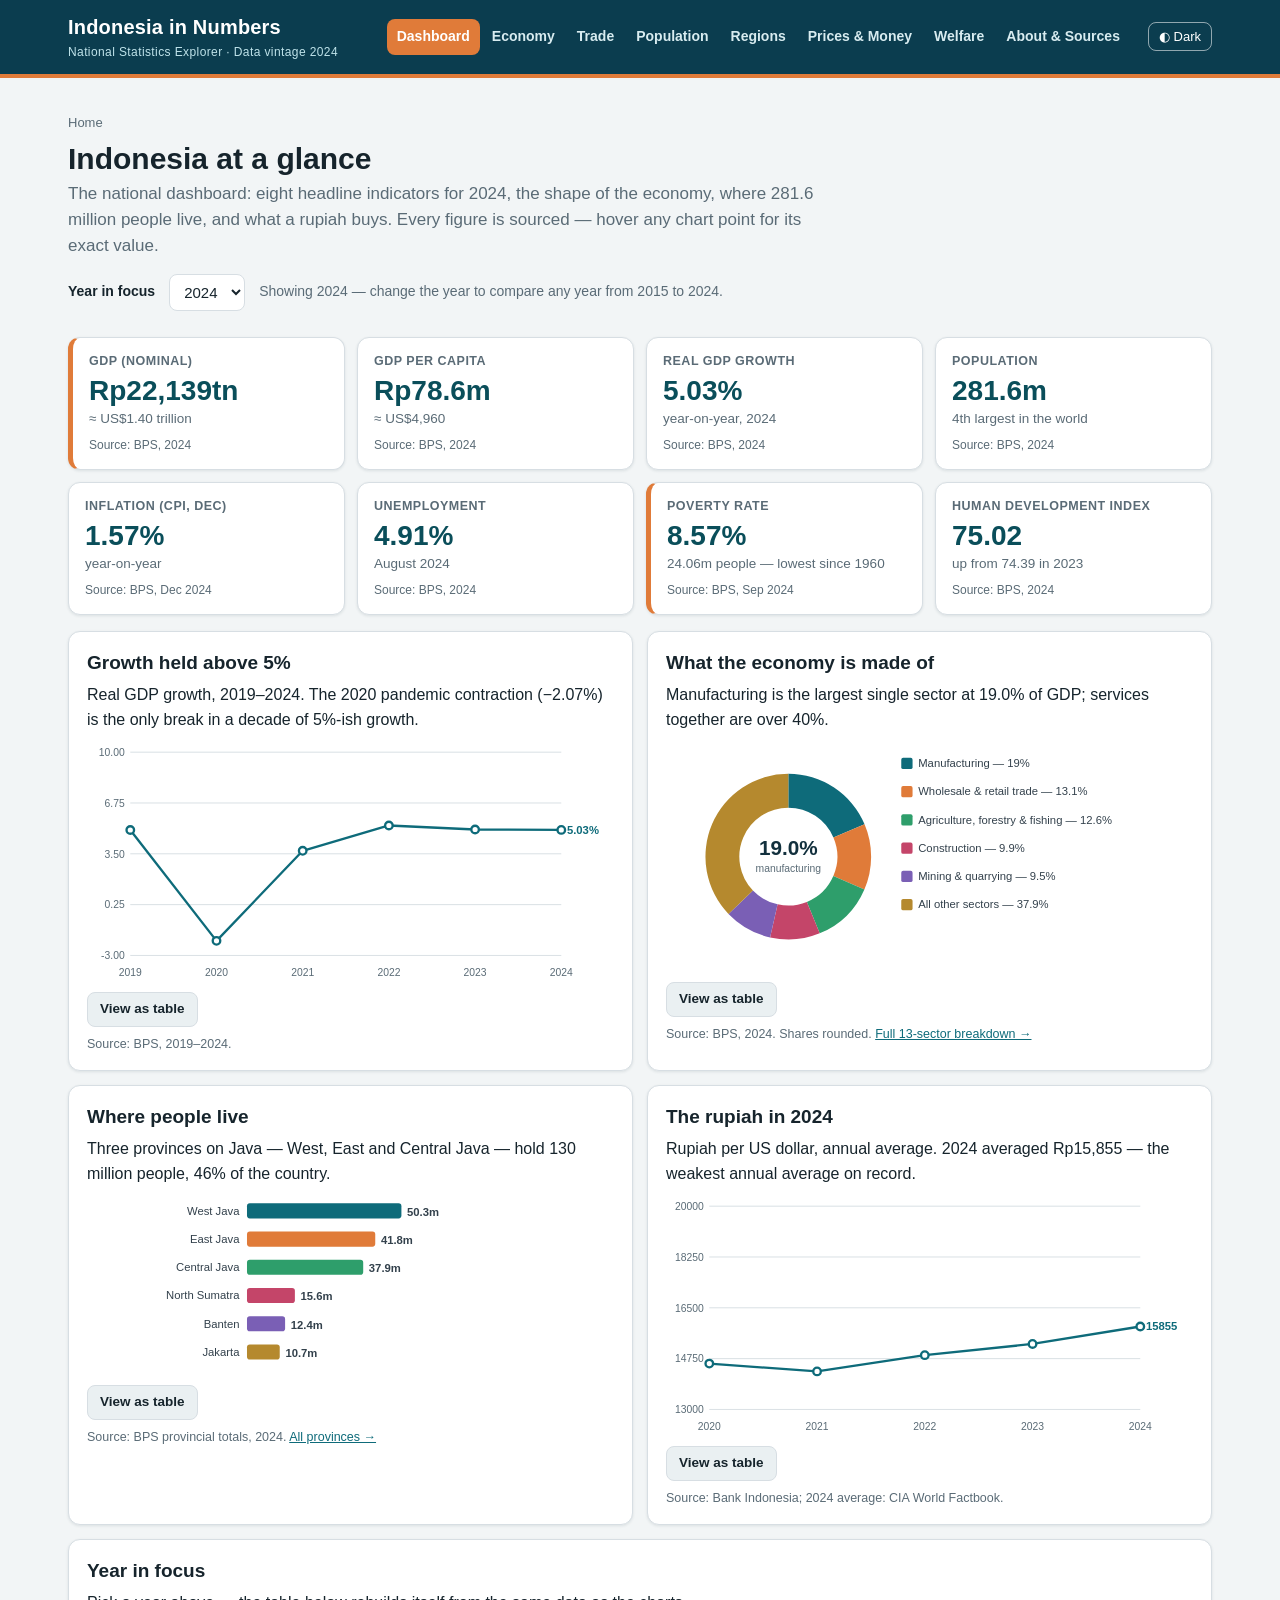
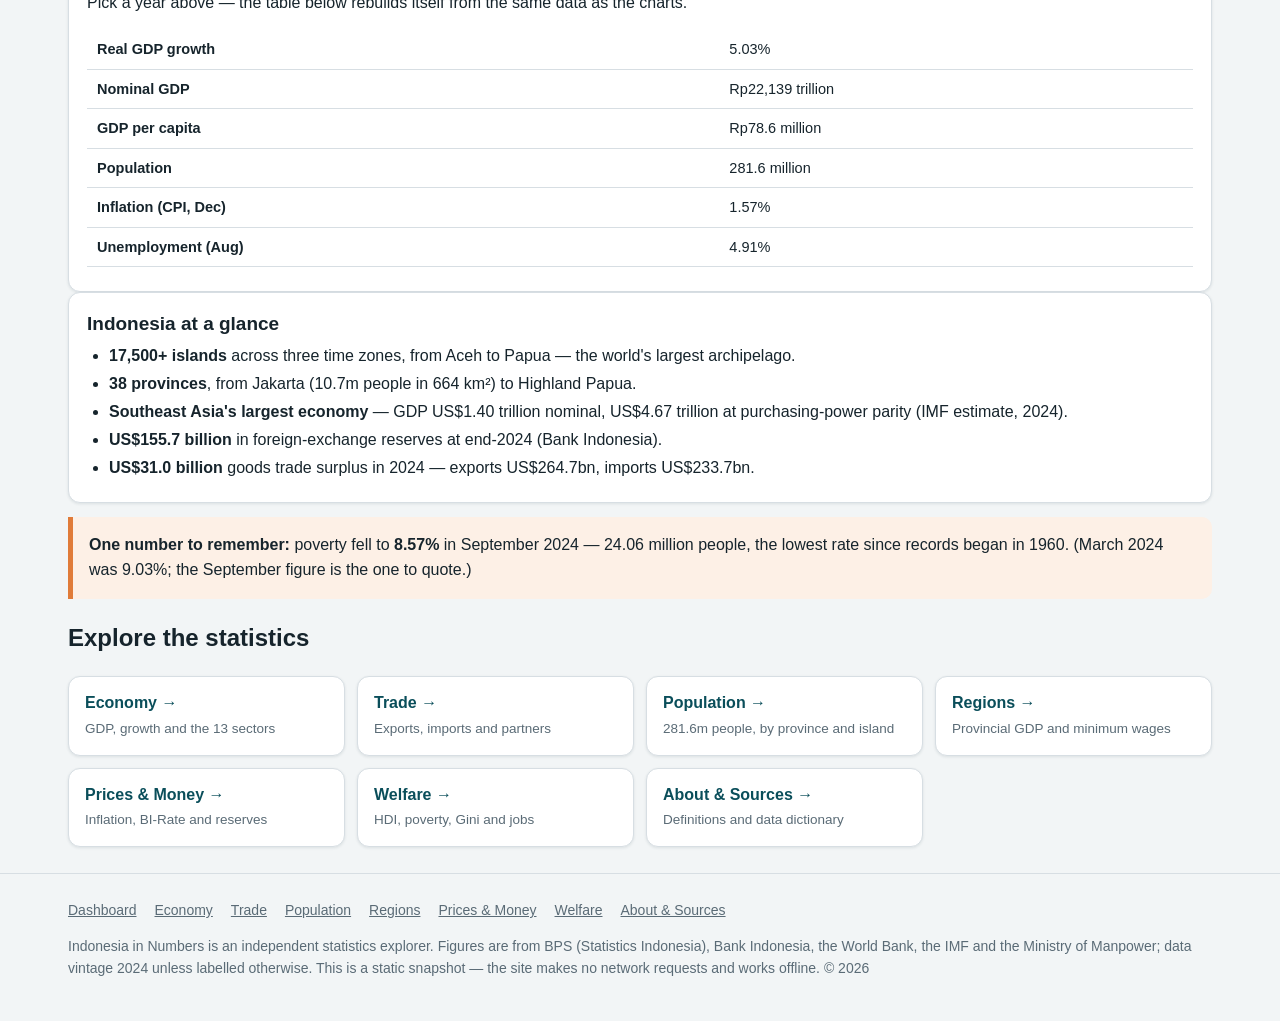
<file: app/index.html>
<!doctype html>
<html lang="en">
<head>
<meta charset="utf-8">
<meta name="viewport" content="width=device-width, initial-scale=1">
<title>Indonesia in Numbers — National Dashboard</title>
<meta name="description" content="Indonesia's national statistics, 2024 vintage: GDP, population, trade, prices, welfare and regions — every figure sourced from BPS, Bank Indonesia and the World Bank.">
<link rel="stylesheet" href="css/style.css">
</head>
<body>
<header class="site-header"><div class="wrap">
<a class="brand" href="index.html">Indonesia in Numbers<small>National Statistics Explorer · Data vintage 2024</small></a>
<nav class="main-nav" aria-label="Main navigation">
<a href="index.html" class="active" aria-current="page">Dashboard</a>
<a href="economy.html">Economy</a>
<a href="trade.html">Trade</a>
<a href="population.html">Population</a>
<a href="regions.html">Regions</a>
<a href="prices-money.html">Prices &amp; Money</a>
<a href="social.html">Welfare</a>
<a href="about.html">About &amp; Sources</a>
</nav>
<button id="theme-toggle" class="theme-btn" type="button">◐ Dark</button>
</div></header>
<main class="wrap">
<div class="page-head">
<p class="crumbs">Home</p>
<h1>Indonesia at a glance</h1>
<p class="lede">The national dashboard: eight headline indicators for 2024, the shape of the economy, where 281.6 million people live, and what a rupiah buys. Every figure is sourced — hover any chart point for its exact value.</p>
<div class="controls-row">
<label for="year-filter">Year in focus</label>
<select id="year-filter" aria-label="Year in focus"></select>
<span class="year-note" id="year-note">Showing 2024 — change the year to compare any year from 2015 to 2024.</span>
</div>
</div>

<section aria-label="Headline indicators">
<div class="kpi-grid">
<div class="kpi hot"><div class="k-label">GDP (nominal)</div><div class="k-value">Rp22,139tn</div><div class="k-sub">≈ US$1.40 trillion</div><div class="k-src">Source: BPS, 2024</div></div>
<div class="kpi"><div class="k-label">GDP per capita</div><div class="k-value">Rp78.6m</div><div class="k-sub">≈ US$4,960</div><div class="k-src">Source: BPS, 2024</div></div>
<div class="kpi"><div class="k-label">Real GDP growth</div><div class="k-value">5.03%</div><div class="k-sub">year-on-year, 2024</div><div class="k-src">Source: BPS, 2024</div></div>
<div class="kpi"><div class="k-label">Population</div><div class="k-value">281.6m</div><div class="k-sub">4th largest in the world</div><div class="k-src">Source: BPS, 2024</div></div>
<div class="kpi"><div class="k-label">Inflation (CPI, Dec)</div><div class="k-value">1.57%</div><div class="k-sub">year-on-year</div><div class="k-src">Source: BPS, Dec 2024</div></div>
<div class="kpi"><div class="k-label">Unemployment</div><div class="k-value">4.91%</div><div class="k-sub">August 2024</div><div class="k-src">Source: BPS, 2024</div></div>
<div class="kpi hot"><div class="k-label">Poverty rate</div><div class="k-value">8.57%</div><div class="k-sub">24.06m people — lowest since 1960</div><div class="k-src">Source: BPS, Sep 2024</div></div>
<div class="kpi"><div class="k-label">Human Development Index</div><div class="k-value">75.02</div><div class="k-sub">up from 74.39 in 2023</div><div class="k-src">Source: BPS, 2024</div></div>
</div>
</section>

<div class="grid-2">
<section class="card" aria-label="GDP growth">
<h2>Growth held above 5%</h2>
<p>Real GDP growth, 2019–2024. The 2020 pandemic contraction (−2.07%) is the only break in a decade of 5%-ish growth.</p>
<div class="chart" id="chart-growth-mini" data-chart="growth-mini"></div>
<button class="chart-toggle" type="button" data-for="chart-growth-mini">View as table</button>
<p class="src">Source: BPS, 2019–2024.</p>
</section>
<section class="card" aria-label="GDP by sector">
<h2>What the economy is made of</h2>
<p>Manufacturing is the largest single sector at 19.0% of GDP; services together are over 40%.</p>
<div class="chart" id="chart-sectors" data-chart="sectors-donut"></div>
<button class="chart-toggle" type="button" data-for="chart-sectors">View as table</button>
<p class="src">Source: BPS, 2024. Shares rounded. <a href="economy.html">Full 13-sector breakdown →</a></p>
</section>
</div>

<div class="grid-2">
<section class="card" aria-label="Largest provinces">
<h2>Where people live</h2>
<p>Three provinces on Java — West, East and Central Java — hold 130 million people, 46% of the country.</p>
<div class="chart" id="chart-prov" data-chart="prov-bar"></div>
<button class="chart-toggle" type="button" data-for="chart-prov">View as table</button>
<p class="src">Source: BPS provincial totals, 2024. <a href="population.html">All provinces →</a></p>
</section>
<section class="card" aria-label="Exchange rate">
<h2>The rupiah in 2024</h2>
<p>Rupiah per US dollar, annual average. 2024 averaged Rp15,855 — the weakest annual average on record.</p>
<div class="chart" id="chart-fx" data-chart="fx-line"></div>
<button class="chart-toggle" type="button" data-for="chart-fx">View as table</button>
<p class="src">Source: Bank Indonesia; 2024 average: CIA World Factbook.</p>
</section>
</div>

<section class="card" aria-label="Year in focus">
<h2>Year in focus</h2>
<p>Pick a year above — the table below rebuilds itself from the same data as the charts.</p>
<div class="table-wrap"><table class="data-table"><tbody id="year-focus"></tbody></table></div>
</section>

<section class="card" aria-label="Indonesia at a glance">
<h2>Indonesia at a glance</h2>
<ul class="tight">
<li><b>17,500+ islands</b> across three time zones, from Aceh to Papua — the world's largest archipelago.</li>
<li><b>38 provinces</b>, from Jakarta (10.7m people in 664 km²) to Highland Papua.</li>
<li><b>Southeast Asia's largest economy</b> — GDP US$1.40 trillion nominal, US$4.67 trillion at purchasing-power parity (IMF estimate, 2024).</li>
<li><b>US$155.7 billion</b> in foreign-exchange reserves at end-2024 (Bank Indonesia).</li>
<li><b>US$31.0 billion</b> goods trade surplus in 2024 — exports US$264.7bn, imports US$233.7bn.</li>
</ul>
</section>

<div class="callout"><p><b>One number to remember:</b> poverty fell to <b>8.57%</b> in September 2024 — 24.06 million people, the lowest rate since records began in 1960. (March 2024 was 9.03%; the September figure is the one to quote.)</p></div>

<section aria-label="Explore">
<h2>Explore the statistics</h2>
<div class="explore-grid">
<a class="explore-card" href="economy.html"><b>Economy →</b><span>GDP, growth and the 13 sectors</span></a>
<a class="explore-card" href="trade.html"><b>Trade →</b><span>Exports, imports and partners</span></a>
<a class="explore-card" href="population.html"><b>Population →</b><span>281.6m people, by province and island</span></a>
<a class="explore-card" href="regions.html"><b>Regions →</b><span>Provincial GDP and minimum wages</span></a>
<a class="explore-card" href="prices-money.html"><b>Prices &amp; Money →</b><span>Inflation, BI-Rate and reserves</span></a>
<a class="explore-card" href="social.html"><b>Welfare →</b><span>HDI, poverty, Gini and jobs</span></a>
<a class="explore-card" href="about.html"><b>About &amp; Sources →</b><span>Definitions and data dictionary</span></a>
</div>
</section>
</main>
<footer class="site-footer"><div class="wrap">
<nav aria-label="Site map">
<a href="index.html">Dashboard</a><a href="economy.html">Economy</a><a href="trade.html">Trade</a><a href="population.html">Population</a><a href="regions.html">Regions</a><a href="prices-money.html">Prices &amp; Money</a><a href="social.html">Welfare</a><a href="about.html">About &amp; Sources</a>
</nav>
<p>Indonesia in Numbers is an independent statistics explorer. Figures are from BPS (Statistics Indonesia), Bank Indonesia, the World Bank, the IMF and the Ministry of Manpower; data vintage 2024 unless labelled otherwise. This is a static snapshot — the site makes no network requests and works offline. © <span id="foot-year">2026</span></p>
</div></footer>
<script src="js/data.js"></script>
<script src="js/charts.js"></script>
<script src="js/app.js"></script>
</body>
</html>
</file>
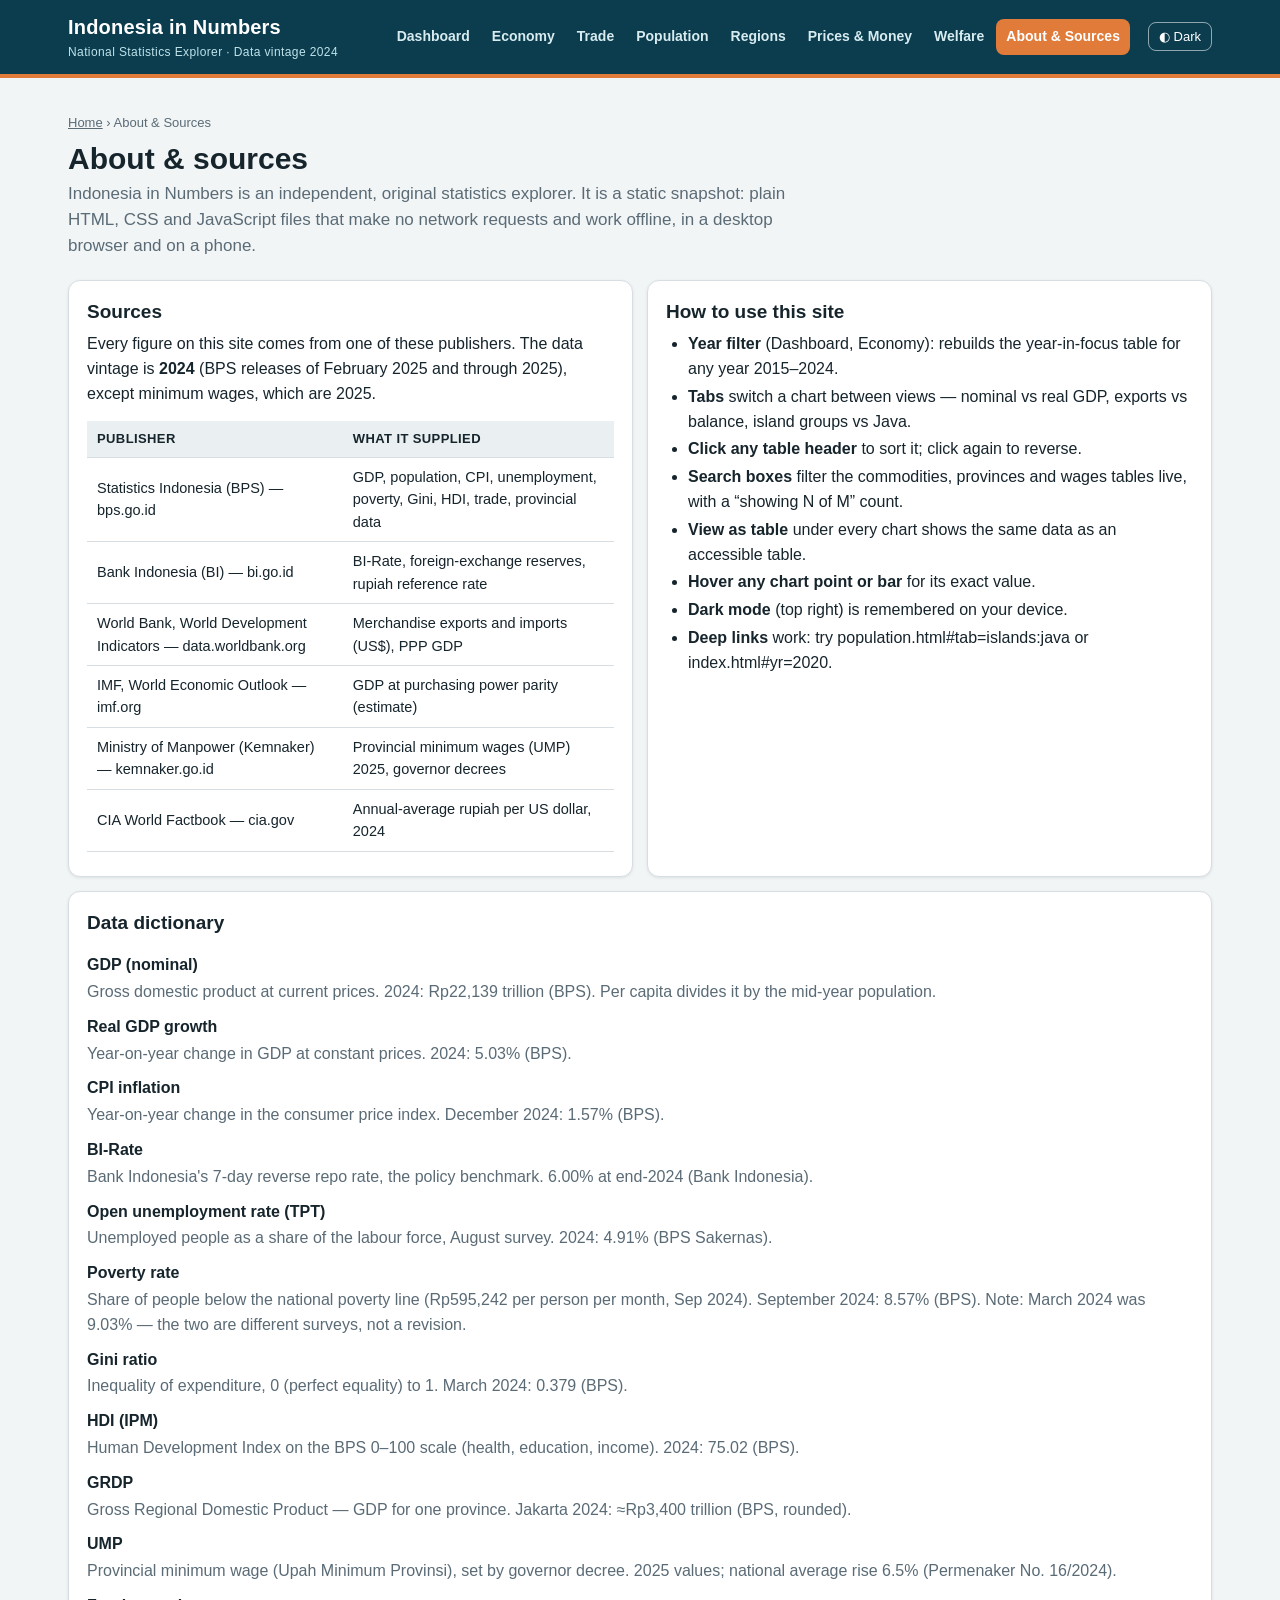
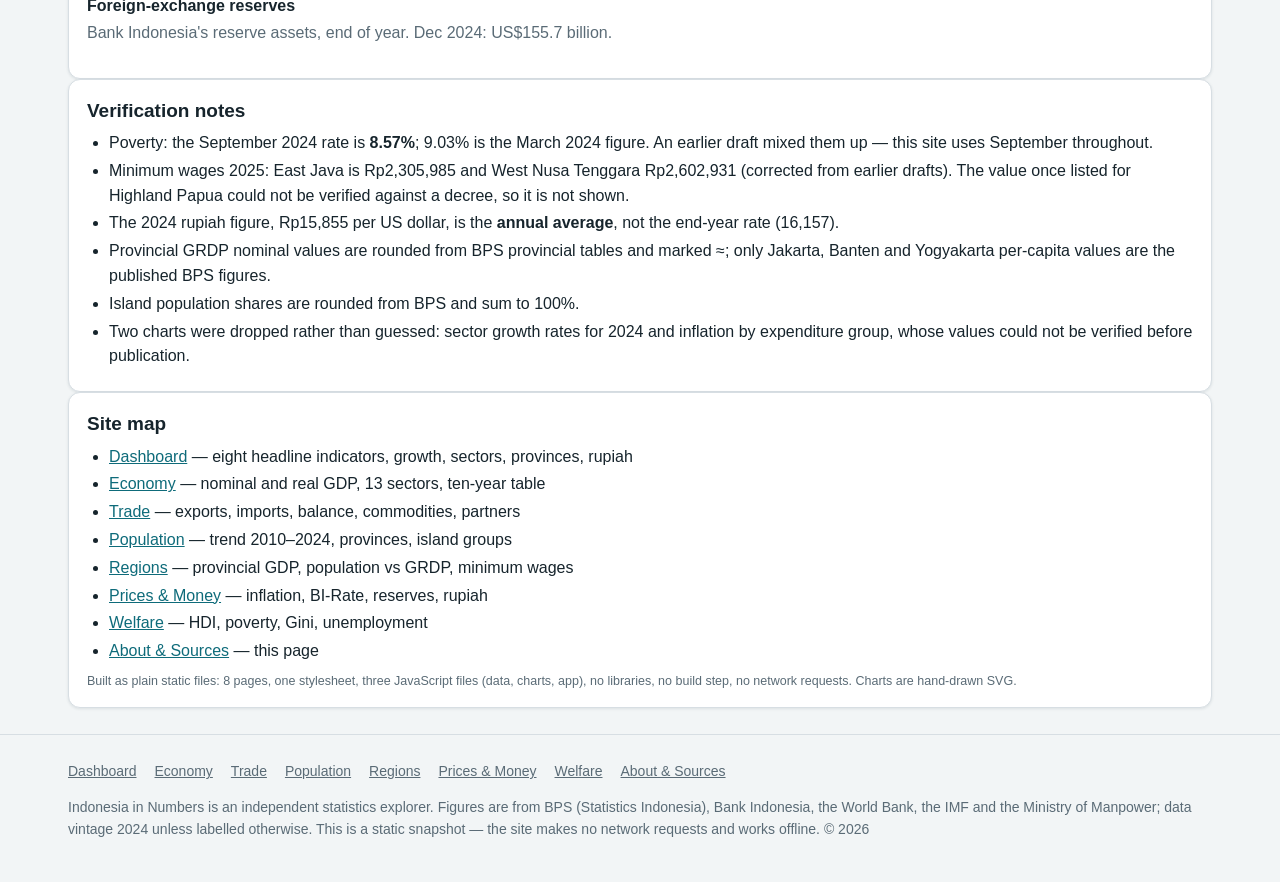
<file: app/about.html>
<!doctype html>
<html lang="en">
<head>
<meta charset="utf-8">
<meta name="viewport" content="width=device-width, initial-scale=1">
<title>About &amp; Sources — Indonesia in Numbers</title>
<meta name="description" content="About Indonesia in Numbers: sources, data vintage, definitions of every indicator, and the full site map.">
<link rel="stylesheet" href="css/style.css">
</head>
<body>
<header class="site-header"><div class="wrap">
<a class="brand" href="index.html">Indonesia in Numbers<small>National Statistics Explorer · Data vintage 2024</small></a>
<nav class="main-nav" aria-label="Main navigation">
<a href="index.html">Dashboard</a>
<a href="economy.html">Economy</a>
<a href="trade.html">Trade</a>
<a href="population.html">Population</a>
<a href="regions.html">Regions</a>
<a href="prices-money.html">Prices &amp; Money</a>
<a href="social.html">Welfare</a>
<a href="about.html" class="active" aria-current="page">About &amp; Sources</a>
</nav>
<button id="theme-toggle" class="theme-btn" type="button">◐ Dark</button>
</div></header>
<main class="wrap">
<div class="page-head">
<p class="crumbs"><a href="index.html">Home</a> › About &amp; Sources</p>
<h1>About &amp; sources</h1>
<p class="lede">Indonesia in Numbers is an independent, original statistics explorer. It is a static snapshot: plain HTML, CSS and JavaScript files that make no network requests and work offline, in a desktop browser and on a phone.</p>
</div>

<div class="grid-2">
<section class="card" aria-label="Sources">
<h2>Sources</h2>
<p>Every figure on this site comes from one of these publishers. The data vintage is <b>2024</b> (BPS releases of February 2025 and through 2025), except minimum wages, which are 2025.</p>
<div class="table-wrap"><table class="data-table">
<thead><tr><th>Publisher</th><th>What it supplied</th></tr></thead>
<tbody>
<tr><td>Statistics Indonesia (BPS) — bps.go.id</td><td>GDP, population, CPI, unemployment, poverty, Gini, HDI, trade, provincial data</td></tr>
<tr><td>Bank Indonesia (BI) — bi.go.id</td><td>BI-Rate, foreign-exchange reserves, rupiah reference rate</td></tr>
<tr><td>World Bank, World Development Indicators — data.worldbank.org</td><td>Merchandise exports and imports (US$), PPP GDP</td></tr>
<tr><td>IMF, World Economic Outlook — imf.org</td><td>GDP at purchasing power parity (estimate)</td></tr>
<tr><td>Ministry of Manpower (Kemnaker) — kemnaker.go.id</td><td>Provincial minimum wages (UMP) 2025, governor decrees</td></tr>
<tr><td>CIA World Factbook — cia.gov</td><td>Annual-average rupiah per US dollar, 2024</td></tr>
</tbody></table></div>
</section>
<section class="card" aria-label="How to use this site">
<h2>How to use this site</h2>
<ul class="tight">
<li><b>Year filter</b> (Dashboard, Economy): rebuilds the year-in-focus table for any year 2015–2024.</li>
<li><b>Tabs</b> switch a chart between views — nominal vs real GDP, exports vs balance, island groups vs Java.</li>
<li><b>Click any table header</b> to sort it; click again to reverse.</li>
<li><b>Search boxes</b> filter the commodities, provinces and wages tables live, with a “showing N of M” count.</li>
<li><b>View as table</b> under every chart shows the same data as an accessible table.</li>
<li><b>Hover any chart point or bar</b> for its exact value.</li>
<li><b>Dark mode</b> (top right) is remembered on your device.</li>
<li><b>Deep links</b> work: try population.html#tab=islands:java or index.html#yr=2020.</li>
</ul>
</section>
</div>

<section class="card" aria-label="Data dictionary">
<h2>Data dictionary</h2>
<dl class="def-list">
<dt>GDP (nominal)</dt><dd>Gross domestic product at current prices. 2024: Rp22,139 trillion (BPS). Per capita divides it by the mid-year population.</dd>
<dt>Real GDP growth</dt><dd>Year-on-year change in GDP at constant prices. 2024: 5.03% (BPS).</dd>
<dt>CPI inflation</dt><dd>Year-on-year change in the consumer price index. December 2024: 1.57% (BPS).</dd>
<dt>BI-Rate</dt><dd>Bank Indonesia's 7-day reverse repo rate, the policy benchmark. 6.00% at end-2024 (Bank Indonesia).</dd>
<dt>Open unemployment rate (TPT)</dt><dd>Unemployed people as a share of the labour force, August survey. 2024: 4.91% (BPS Sakernas).</dd>
<dt>Poverty rate</dt><dd>Share of people below the national poverty line (Rp595,242 per person per month, Sep 2024). September 2024: 8.57% (BPS). Note: March 2024 was 9.03% — the two are different surveys, not a revision.</dd>
<dt>Gini ratio</dt><dd>Inequality of expenditure, 0 (perfect equality) to 1. March 2024: 0.379 (BPS).</dd>
<dt>HDI (IPM)</dt><dd>Human Development Index on the BPS 0–100 scale (health, education, income). 2024: 75.02 (BPS).</dd>
<dt>GRDP</dt><dd>Gross Regional Domestic Product — GDP for one province. Jakarta 2024: ≈Rp3,400 trillion (BPS, rounded).</dd>
<dt>UMP</dt><dd>Provincial minimum wage (Upah Minimum Provinsi), set by governor decree. 2025 values; national average rise 6.5% (Permenaker No. 16/2024).</dd>
<dt>Foreign-exchange reserves</dt><dd>Bank Indonesia's reserve assets, end of year. Dec 2024: US$155.7 billion.</dd>
</dl>
</section>

<section class="card" aria-label="Verification notes">
<h2>Verification notes</h2>
<ul class="tight">
<li>Poverty: the September 2024 rate is <b>8.57%</b>; 9.03% is the March 2024 figure. An earlier draft mixed them up — this site uses September throughout.</li>
<li>Minimum wages 2025: East Java is Rp2,305,985 and West Nusa Tenggara Rp2,602,931 (corrected from earlier drafts). The value once listed for Highland Papua could not be verified against a decree, so it is not shown.</li>
<li>The 2024 rupiah figure, Rp15,855 per US dollar, is the <b>annual average</b>, not the end-year rate (16,157).</li>
<li>Provincial GRDP nominal values are rounded from BPS provincial tables and marked ≈; only Jakarta, Banten and Yogyakarta per-capita values are the published BPS figures.</li>
<li>Island population shares are rounded from BPS and sum to 100%.</li>
<li>Two charts were dropped rather than guessed: sector growth rates for 2024 and inflation by expenditure group, whose values could not be verified before publication.</li>
</ul>
</section>

<section class="card" aria-label="Site map">
<h2>Site map</h2>
<nav aria-label="Site map">
<ul class="tight">
<li><a href="index.html">Dashboard</a> — eight headline indicators, growth, sectors, provinces, rupiah</li>
<li><a href="economy.html">Economy</a> — nominal and real GDP, 13 sectors, ten-year table</li>
<li><a href="trade.html">Trade</a> — exports, imports, balance, commodities, partners</li>
<li><a href="population.html">Population</a> — trend 2010–2024, provinces, island groups</li>
<li><a href="regions.html">Regions</a> — provincial GDP, population vs GRDP, minimum wages</li>
<li><a href="prices-money.html">Prices &amp; Money</a> — inflation, BI-Rate, reserves, rupiah</li>
<li><a href="social.html">Welfare</a> — HDI, poverty, Gini, unemployment</li>
<li><a href="about.html">About &amp; Sources</a> — this page</li>
</ul>
</nav>
<p class="src">Built as plain static files: 8 pages, one stylesheet, three JavaScript files (data, charts, app), no libraries, no build step, no network requests. Charts are hand-drawn SVG.</p>
</section>
</main>
<footer class="site-footer"><div class="wrap">
<nav aria-label="Site map">
<a href="index.html">Dashboard</a><a href="economy.html">Economy</a><a href="trade.html">Trade</a><a href="population.html">Population</a><a href="regions.html">Regions</a><a href="prices-money.html">Prices &amp; Money</a><a href="social.html">Welfare</a><a href="about.html">About &amp; Sources</a>
</nav>
<p>Indonesia in Numbers is an independent statistics explorer. Figures are from BPS (Statistics Indonesia), Bank Indonesia, the World Bank, the IMF and the Ministry of Manpower; data vintage 2024 unless labelled otherwise. This is a static snapshot — the site makes no network requests and works offline. © <span id="foot-year">2026</span></p>
</div></footer>
<script src="js/data.js"></script>
<script src="js/charts.js"></script>
<script src="js/app.js"></script>
</body>
</html>
</file>
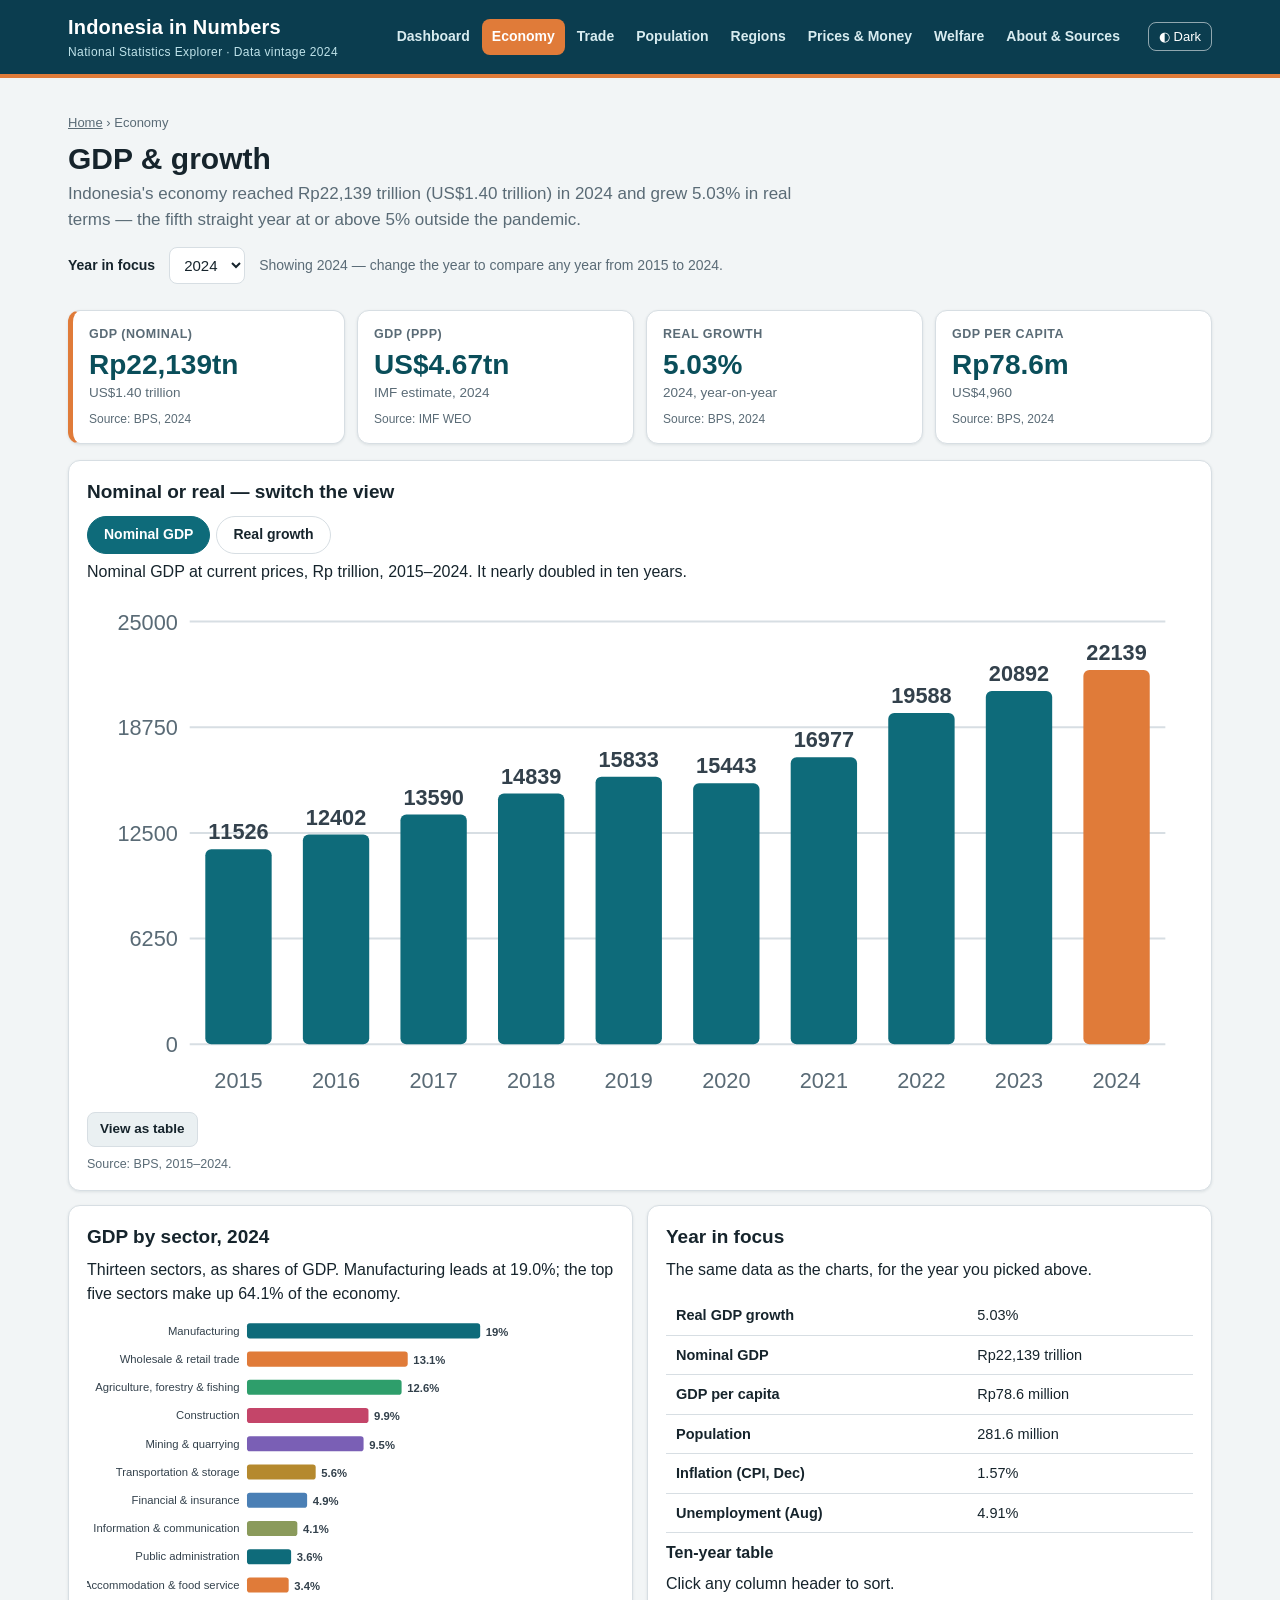
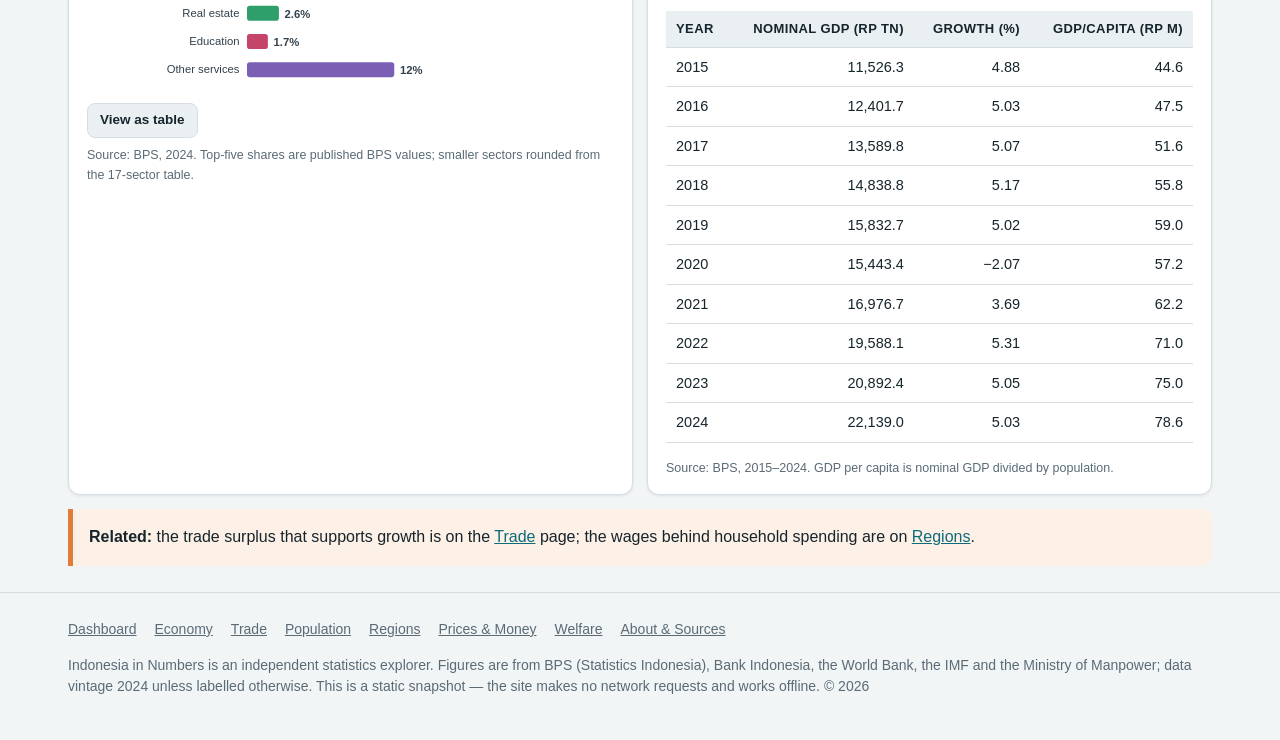
<file: app/economy.html>
<!doctype html>
<html lang="en">
<head>
<meta charset="utf-8">
<meta name="viewport" content="width=device-width, initial-scale=1">
<title>Economy — Indonesia in Numbers</title>
<meta name="description" content="Indonesia's economy 2015–2024: nominal GDP, real growth, GDP per capita and the 13 sectors. Source: BPS.">
<link rel="stylesheet" href="css/style.css">
</head>
<body>
<header class="site-header"><div class="wrap">
<a class="brand" href="index.html">Indonesia in Numbers<small>National Statistics Explorer · Data vintage 2024</small></a>
<nav class="main-nav" aria-label="Main navigation">
<a href="index.html">Dashboard</a>
<a href="economy.html" class="active" aria-current="page">Economy</a>
<a href="trade.html">Trade</a>
<a href="population.html">Population</a>
<a href="regions.html">Regions</a>
<a href="prices-money.html">Prices &amp; Money</a>
<a href="social.html">Welfare</a>
<a href="about.html">About &amp; Sources</a>
</nav>
<button id="theme-toggle" class="theme-btn" type="button">◐ Dark</button>
</div></header>
<main class="wrap">
<div class="page-head">
<p class="crumbs"><a href="index.html">Home</a> › Economy</p>
<h1>GDP &amp; growth</h1>
<p class="lede">Indonesia's economy reached Rp22,139 trillion (US$1.40 trillion) in 2024 and grew 5.03% in real terms — the fifth straight year at or above 5% outside the pandemic.</p>
<div class="controls-row">
<label for="year-filter">Year in focus</label>
<select id="year-filter" aria-label="Year in focus"></select>
<span class="year-note" id="year-note">Showing 2024 — change the year to compare any year from 2015 to 2024.</span>
</div>
</div>

<section aria-label="Headline indicators">
<div class="kpi-grid">
<div class="kpi hot"><div class="k-label">GDP (nominal)</div><div class="k-value">Rp22,139tn</div><div class="k-sub">US$1.40 trillion</div><div class="k-src">Source: BPS, 2024</div></div>
<div class="kpi"><div class="k-label">GDP (PPP)</div><div class="k-value">US$4.67tn</div><div class="k-sub">IMF estimate, 2024</div><div class="k-src">Source: IMF WEO</div></div>
<div class="kpi"><div class="k-label">Real growth</div><div class="k-value">5.03%</div><div class="k-sub">2024, year-on-year</div><div class="k-src">Source: BPS, 2024</div></div>
<div class="kpi"><div class="k-label">GDP per capita</div><div class="k-value">Rp78.6m</div><div class="k-sub">US$4,960</div><div class="k-src">Source: BPS, 2024</div></div>
</div>
</section>

<section class="card" aria-label="GDP chart">
<h2>Nominal or real — switch the view</h2>
<div class="tabs" data-group="gdp" role="tablist">
<button class="tab-btn active" type="button" role="tab" aria-selected="true" data-tab="nominal">Nominal GDP</button>
<button class="tab-btn" type="button" role="tab" aria-selected="false" data-tab="real">Real growth</button>
</div>
<div class="tab-panel" data-group="gdp" data-panel="nominal">
<p>Nominal GDP at current prices, Rp trillion, 2015–2024. It nearly doubled in ten years.</p>
<div class="chart" id="chart-gdp-nominal" data-chart="gdp-nominal"></div>
<button class="chart-toggle" type="button" data-for="chart-gdp-nominal">View as table</button>
<p class="src">Source: BPS, 2015–2024.</p>
</div>
<div class="tab-panel" data-group="gdp" data-panel="real" hidden>
<p>Real GDP growth, % year-on-year, 2015–2024. The −2.07% of 2020 is the pandemic year; every other year sits between 3.69% and 5.31%.</p>
<div class="chart" id="chart-growth-line" data-chart="growth-line"></div>
<button class="chart-toggle" type="button" data-for="chart-growth-line">View as table</button>
<p class="src">Source: BPS, 2015–2024.</p>
</div>
</section>

<div class="grid-2">
<section class="card" aria-label="GDP by sector">
<h2>GDP by sector, 2024</h2>
<p>Thirteen sectors, as shares of GDP. Manufacturing leads at 19.0%; the top five sectors make up 64.1% of the economy.</p>
<div class="chart" id="chart-sectors-full" data-chart="sectors-full"></div>
<button class="chart-toggle" type="button" data-for="chart-sectors-full">View as table</button>
<p class="src">Source: BPS, 2024. Top-five shares are published BPS values; smaller sectors rounded from the 17-sector table.</p>
</section>
<section class="card" aria-label="Year in focus">
<h2>Year in focus</h2>
<p>The same data as the charts, for the year you picked above.</p>
<div class="table-wrap"><table class="data-table"><tbody id="year-focus"></tbody></table></div>
<h3>Ten-year table</h3>
<p>Click any column header to sort.</p>
<div class="table-wrap"><table class="data-table sortable">
<thead><tr><th data-sort="0">Year</th><th data-sort="1" class="num">Nominal GDP (Rp tn)</th><th data-sort="2" class="num">Growth (%)</th><th data-sort="3" class="num">GDP/capita (Rp m)</th></tr></thead>
<tbody>
<tr><td>2015</td><td class="num">11,526.3</td><td class="num">4.88</td><td class="num">44.6</td></tr>
<tr><td>2016</td><td class="num">12,401.7</td><td class="num">5.03</td><td class="num">47.5</td></tr>
<tr><td>2017</td><td class="num">13,589.8</td><td class="num">5.07</td><td class="num">51.6</td></tr>
<tr><td>2018</td><td class="num">14,838.8</td><td class="num">5.17</td><td class="num">55.8</td></tr>
<tr><td>2019</td><td class="num">15,832.7</td><td class="num">5.02</td><td class="num">59.0</td></tr>
<tr><td>2020</td><td class="num">15,443.4</td><td class="num">−2.07</td><td class="num">57.2</td></tr>
<tr><td>2021</td><td class="num">16,976.7</td><td class="num">3.69</td><td class="num">62.2</td></tr>
<tr><td>2022</td><td class="num">19,588.1</td><td class="num">5.31</td><td class="num">71.0</td></tr>
<tr><td>2023</td><td class="num">20,892.4</td><td class="num">5.05</td><td class="num">75.0</td></tr>
<tr><td>2024</td><td class="num">22,139.0</td><td class="num">5.03</td><td class="num">78.6</td></tr>
</tbody></table></div>
<p class="src">Source: BPS, 2015–2024. GDP per capita is nominal GDP divided by population.</p>
</section>
</div>

<div class="callout"><p><b>Related:</b> the trade surplus that supports growth is on the <a href="trade.html">Trade</a> page; the wages behind household spending are on <a href="regions.html">Regions</a>.</p></div>
</main>
<footer class="site-footer"><div class="wrap">
<nav aria-label="Site map">
<a href="index.html">Dashboard</a><a href="economy.html">Economy</a><a href="trade.html">Trade</a><a href="population.html">Population</a><a href="regions.html">Regions</a><a href="prices-money.html">Prices &amp; Money</a><a href="social.html">Welfare</a><a href="about.html">About &amp; Sources</a>
</nav>
<p>Indonesia in Numbers is an independent statistics explorer. Figures are from BPS (Statistics Indonesia), Bank Indonesia, the World Bank, the IMF and the Ministry of Manpower; data vintage 2024 unless labelled otherwise. This is a static snapshot — the site makes no network requests and works offline. © <span id="foot-year">2026</span></p>
</div></footer>
<script src="js/data.js"></script>
<script src="js/charts.js"></script>
<script src="js/app.js"></script>
</body>
</html>
</file>
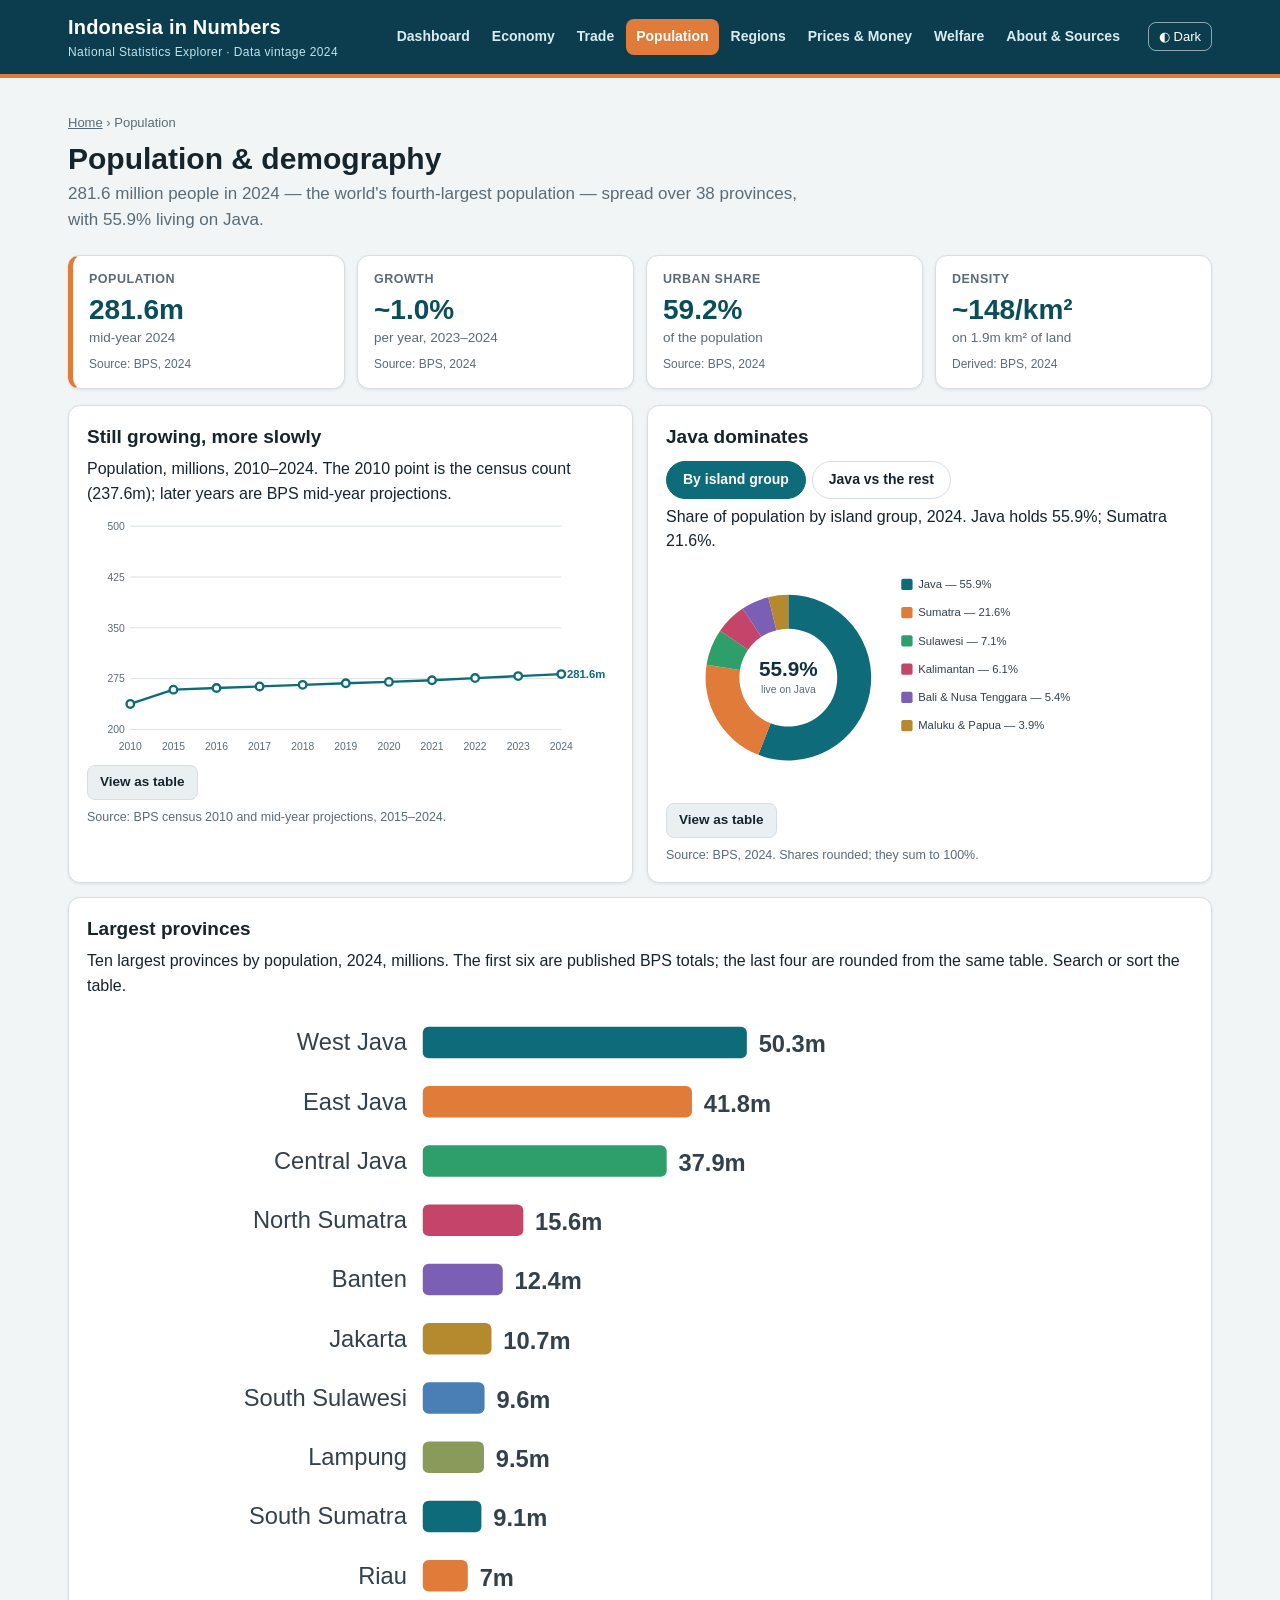
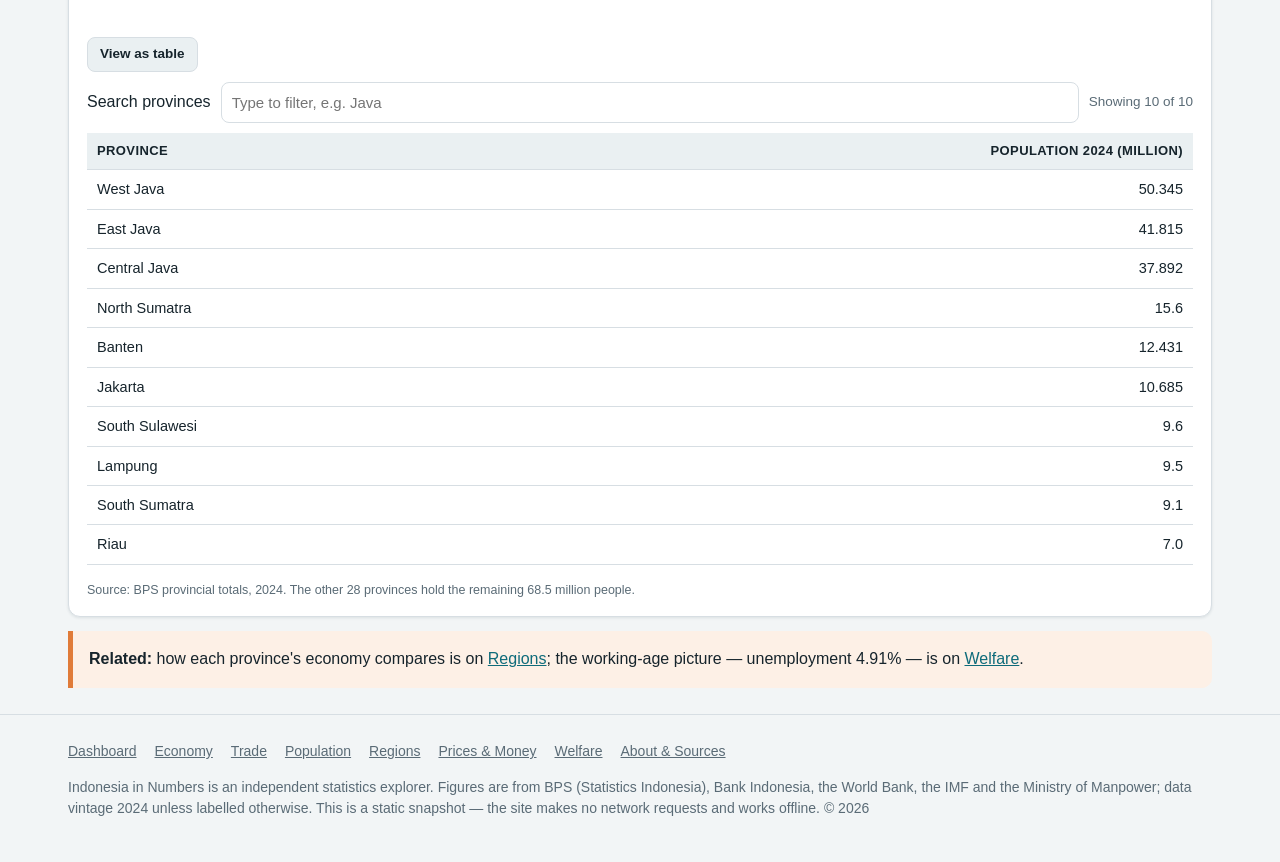
<file: app/population.html>
<!doctype html>
<html lang="en">
<head>
<meta charset="utf-8">
<meta name="viewport" content="width=device-width, initial-scale=1">
<title>Population — Indonesia in Numbers</title>
<meta name="description" content="Indonesia's population 2010–2024: 281.6 million people, by province and island group. Source: BPS.">
<link rel="stylesheet" href="css/style.css">
</head>
<body>
<header class="site-header"><div class="wrap">
<a class="brand" href="index.html">Indonesia in Numbers<small>National Statistics Explorer · Data vintage 2024</small></a>
<nav class="main-nav" aria-label="Main navigation">
<a href="index.html">Dashboard</a>
<a href="economy.html">Economy</a>
<a href="trade.html">Trade</a>
<a href="population.html" class="active" aria-current="page">Population</a>
<a href="regions.html">Regions</a>
<a href="prices-money.html">Prices &amp; Money</a>
<a href="social.html">Welfare</a>
<a href="about.html">About &amp; Sources</a>
</nav>
<button id="theme-toggle" class="theme-btn" type="button">◐ Dark</button>
</div></header>
<main class="wrap">
<div class="page-head">
<p class="crumbs"><a href="index.html">Home</a> › Population</p>
<h1>Population &amp; demography</h1>
<p class="lede">281.6 million people in 2024 — the world's fourth-largest population — spread over 38 provinces, with 55.9% living on Java.</p>
</div>

<section aria-label="Headline indicators">
<div class="kpi-grid">
<div class="kpi hot"><div class="k-label">Population</div><div class="k-value">281.6m</div><div class="k-sub">mid-year 2024</div><div class="k-src">Source: BPS, 2024</div></div>
<div class="kpi"><div class="k-label">Growth</div><div class="k-value">~1.0%</div><div class="k-sub">per year, 2023–2024</div><div class="k-src">Source: BPS, 2024</div></div>
<div class="kpi"><div class="k-label">Urban share</div><div class="k-value">59.2%</div><div class="k-sub">of the population</div><div class="k-src">Source: BPS, 2024</div></div>
<div class="kpi"><div class="k-label">Density</div><div class="k-value">~148/km²</div><div class="k-sub">on 1.9m km² of land</div><div class="k-src">Derived: BPS, 2024</div></div>
</div>
</section>

<div class="grid-2">
<section class="card" aria-label="Population trend">
<h2>Still growing, more slowly</h2>
<p>Population, millions, 2010–2024. The 2010 point is the census count (237.6m); later years are BPS mid-year projections.</p>
<div class="chart" id="chart-pop-line" data-chart="pop-line"></div>
<button class="chart-toggle" type="button" data-for="chart-pop-line">View as table</button>
<p class="src">Source: BPS census 2010 and mid-year projections, 2015–2024.</p>
</section>
<section class="card" aria-label="Population by island">
<h2>Java dominates</h2>
<div class="tabs" data-group="islands" role="tablist">
<button class="tab-btn active" type="button" role="tab" aria-selected="true" data-tab="all">By island group</button>
<button class="tab-btn" type="button" role="tab" aria-selected="false" data-tab="java">Java vs the rest</button>
</div>
<div class="tab-panel" data-group="islands" data-panel="all">
<p>Share of population by island group, 2024. Java holds 55.9%; Sumatra 21.6%.</p>
<div class="chart" id="chart-islands" data-chart="islands-donut"></div>
<button class="chart-toggle" type="button" data-for="chart-islands">View as table</button>
</div>
<div class="tab-panel" data-group="islands" data-panel="java" hidden>
<p>Java vs everywhere else, 2024. About 157 million people live on Java — an island smaller than the UK's land area by population density.</p>
<div class="chart" id="chart-java" data-chart="java-donut"></div>
<button class="chart-toggle" type="button" data-for="chart-java">View as table</button>
</div>
<p class="src">Source: BPS, 2024. Shares rounded; they sum to 100%.</p>
</section>
</div>

<section class="card" aria-label="Largest provinces">
<h2>Largest provinces</h2>
<p>Ten largest provinces by population, 2024, millions. The first six are published BPS totals; the last four are rounded from the same table. Search or sort the table.</p>
<div class="chart" id="chart-prov-10" data-chart="prov-bar-10"></div>
<button class="chart-toggle" type="button" data-for="chart-prov-10">View as table</button>
<div class="search-row">
<label for="province-search">Search provinces</label>
<input type="search" id="province-search" data-search-for="province-table" placeholder="Type to filter, e.g. Java">
<span class="count-note" id="province-table-count">Showing 10 of 10</span>
</div>
<div class="table-wrap"><table class="data-table sortable" id="province-table">
<thead><tr><th data-sort="0">Province</th><th data-sort="1" class="num">Population 2024 (million)</th></tr></thead>
<tbody>
<tr><td>West Java</td><td class="num">50.345</td></tr>
<tr><td>East Java</td><td class="num">41.815</td></tr>
<tr><td>Central Java</td><td class="num">37.892</td></tr>
<tr><td>North Sumatra</td><td class="num">15.6</td></tr>
<tr><td>Banten</td><td class="num">12.431</td></tr>
<tr><td>Jakarta</td><td class="num">10.685</td></tr>
<tr><td>South Sulawesi</td><td class="num">9.6</td></tr>
<tr><td>Lampung</td><td class="num">9.5</td></tr>
<tr><td>South Sumatra</td><td class="num">9.1</td></tr>
<tr><td>Riau</td><td class="num">7.0</td></tr>
</tbody></table></div>
<p class="src">Source: BPS provincial totals, 2024. The other 28 provinces hold the remaining 68.5 million people.</p>
</section>

<div class="callout"><p><b>Related:</b> how each province's economy compares is on <a href="regions.html">Regions</a>; the working-age picture — unemployment 4.91% — is on <a href="social.html">Welfare</a>.</p></div>
</main>
<footer class="site-footer"><div class="wrap">
<nav aria-label="Site map">
<a href="index.html">Dashboard</a><a href="economy.html">Economy</a><a href="trade.html">Trade</a><a href="population.html">Population</a><a href="regions.html">Regions</a><a href="prices-money.html">Prices &amp; Money</a><a href="social.html">Welfare</a><a href="about.html">About &amp; Sources</a>
</nav>
<p>Indonesia in Numbers is an independent statistics explorer. Figures are from BPS (Statistics Indonesia), Bank Indonesia, the World Bank, the IMF and the Ministry of Manpower; data vintage 2024 unless labelled otherwise. This is a static snapshot — the site makes no network requests and works offline. © <span id="foot-year">2026</span></p>
</div></footer>
<script src="js/data.js"></script>
<script src="js/charts.js"></script>
<script src="js/app.js"></script>
</body>
</html>
</file>
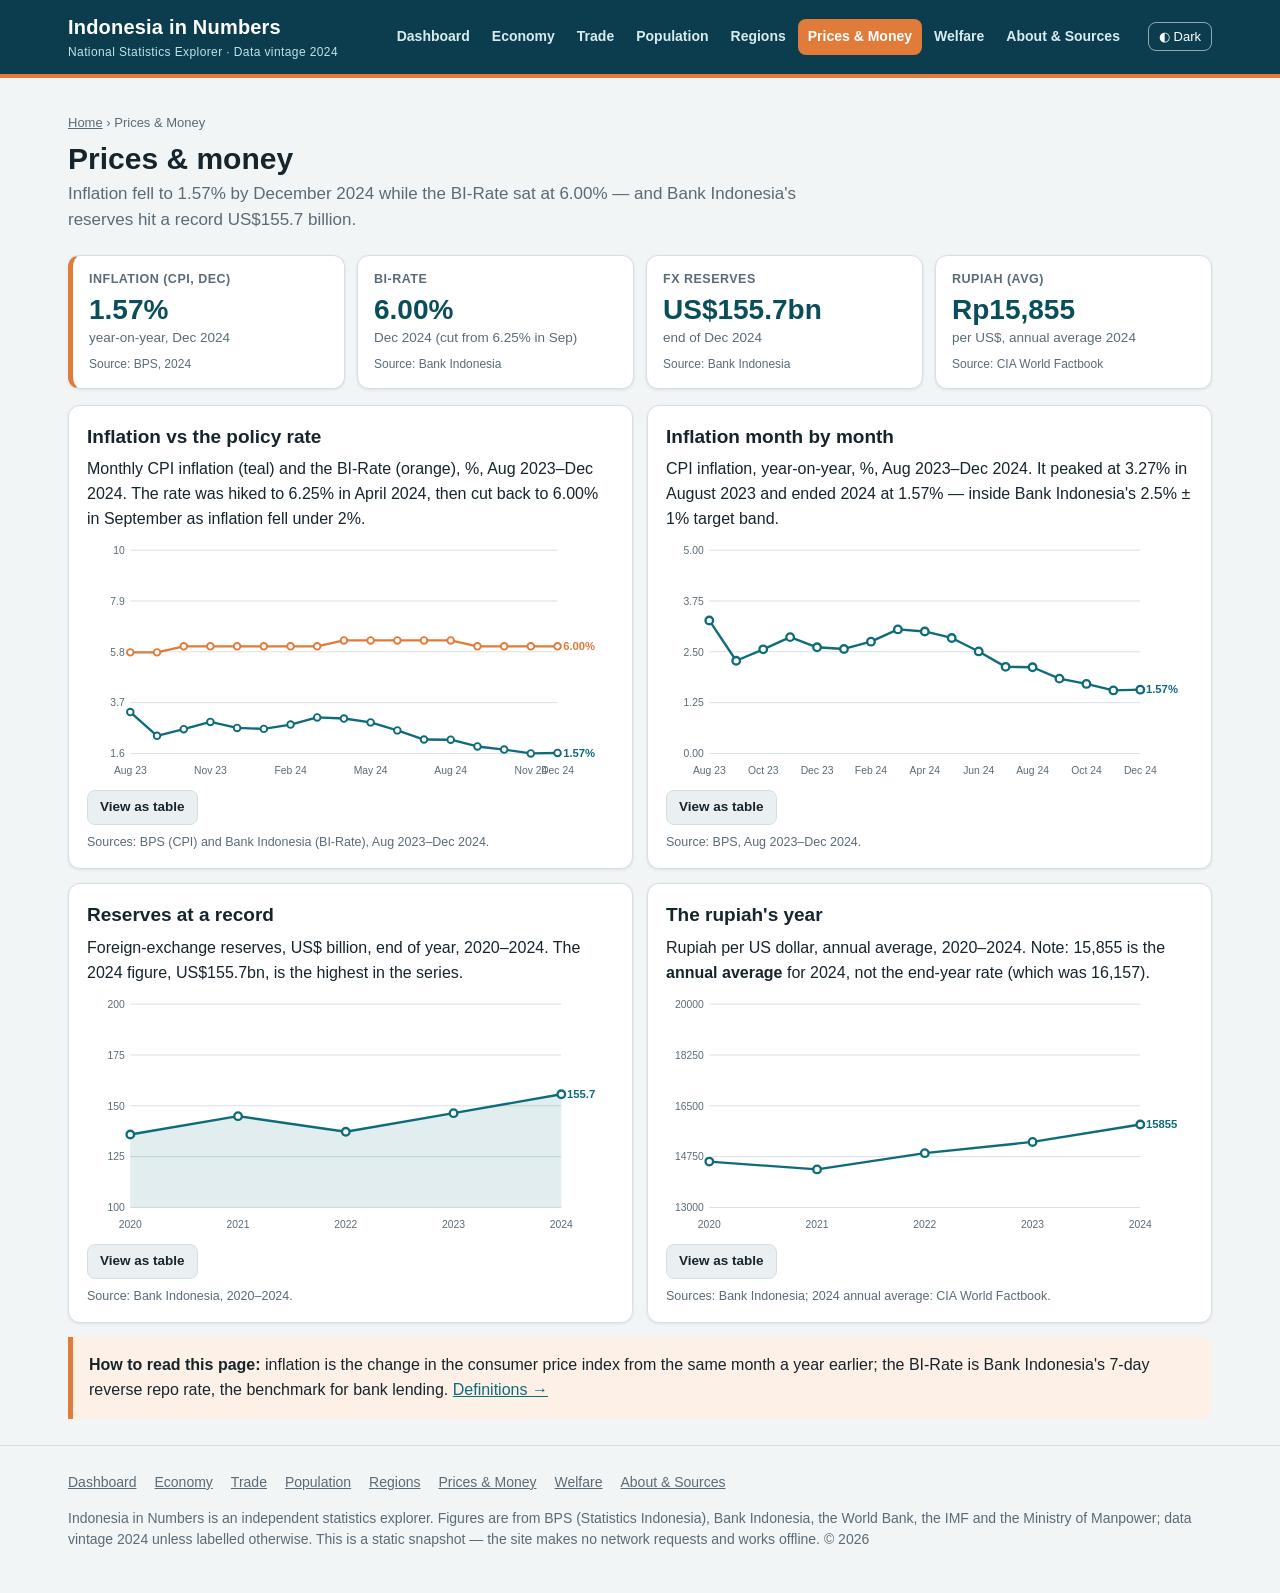
<file: app/prices-money.html>
<!doctype html>
<html lang="en">
<head>
<meta charset="utf-8">
<meta name="viewport" content="width=device-width, initial-scale=1">
<title>Prices &amp; Money — Indonesia in Numbers</title>
<meta name="description" content="Indonesia's prices and money, Aug 2023–Dec 2024: CPI inflation, BI-Rate, the rupiah and foreign-exchange reserves. Sources: BPS, Bank Indonesia.">
<link rel="stylesheet" href="css/style.css">
</head>
<body>
<header class="site-header"><div class="wrap">
<a class="brand" href="index.html">Indonesia in Numbers<small>National Statistics Explorer · Data vintage 2024</small></a>
<nav class="main-nav" aria-label="Main navigation">
<a href="index.html">Dashboard</a>
<a href="economy.html">Economy</a>
<a href="trade.html">Trade</a>
<a href="population.html">Population</a>
<a href="regions.html">Regions</a>
<a href="prices-money.html" class="active" aria-current="page">Prices &amp; Money</a>
<a href="social.html">Welfare</a>
<a href="about.html">About &amp; Sources</a>
</nav>
<button id="theme-toggle" class="theme-btn" type="button">◐ Dark</button>
</div></header>
<main class="wrap">
<div class="page-head">
<p class="crumbs"><a href="index.html">Home</a> › Prices &amp; Money</p>
<h1>Prices &amp; money</h1>
<p class="lede">Inflation fell to 1.57% by December 2024 while the BI-Rate sat at 6.00% — and Bank Indonesia's reserves hit a record US$155.7 billion.</p>
</div>

<section aria-label="Headline indicators">
<div class="kpi-grid">
<div class="kpi hot"><div class="k-label">Inflation (CPI, Dec)</div><div class="k-value">1.57%</div><div class="k-sub">year-on-year, Dec 2024</div><div class="k-src">Source: BPS, 2024</div></div>
<div class="kpi"><div class="k-label">BI-Rate</div><div class="k-value">6.00%</div><div class="k-sub">Dec 2024 (cut from 6.25% in Sep)</div><div class="k-src">Source: Bank Indonesia</div></div>
<div class="kpi"><div class="k-label">FX reserves</div><div class="k-value">US$155.7bn</div><div class="k-sub">end of Dec 2024</div><div class="k-src">Source: Bank Indonesia</div></div>
<div class="kpi"><div class="k-label">Rupiah (avg)</div><div class="k-value">Rp15,855</div><div class="k-sub">per US$, annual average 2024</div><div class="k-src">Source: CIA World Factbook</div></div>
</div>
</section>

<div class="grid-2">
<section class="card" aria-label="Inflation vs BI-Rate">
<h2>Inflation vs the policy rate</h2>
<p>Monthly CPI inflation (teal) and the BI-Rate (orange), %, Aug 2023–Dec 2024. The rate was hiked to 6.25% in April 2024, then cut back to 6.00% in September as inflation fell under 2%.</p>
<div class="chart" id="chart-dual" data-chart="dual-money"></div>
<button class="chart-toggle" type="button" data-for="chart-dual">View as table</button>
<p class="src">Sources: BPS (CPI) and Bank Indonesia (BI-Rate), Aug 2023–Dec 2024.</p>
</section>
<section class="card" aria-label="Monthly inflation">
<h2>Inflation month by month</h2>
<p>CPI inflation, year-on-year, %, Aug 2023–Dec 2024. It peaked at 3.27% in August 2023 and ended 2024 at 1.57% — inside Bank Indonesia's 2.5% ± 1% target band.</p>
<div class="chart" id="chart-infl" data-chart="infl-monthly"></div>
<button class="chart-toggle" type="button" data-for="chart-infl">View as table</button>
<p class="src">Source: BPS, Aug 2023–Dec 2024.</p>
</section>
</div>

<div class="grid-2">
<section class="card" aria-label="Foreign exchange reserves">
<h2>Reserves at a record</h2>
<p>Foreign-exchange reserves, US$ billion, end of year, 2020–2024. The 2024 figure, US$155.7bn, is the highest in the series.</p>
<div class="chart" id="chart-reserves" data-chart="reserves-area"></div>
<button class="chart-toggle" type="button" data-for="chart-reserves">View as table</button>
<p class="src">Source: Bank Indonesia, 2020–2024.</p>
</section>
<section class="card" aria-label="Exchange rate">
<h2>The rupiah's year</h2>
<p>Rupiah per US dollar, annual average, 2020–2024. Note: 15,855 is the <b>annual average</b> for 2024, not the end-year rate (which was 16,157).</p>
<div class="chart" id="chart-fx2" data-chart="fx-line"></div>
<button class="chart-toggle" type="button" data-for="chart-fx2">View as table</button>
<p class="src">Sources: Bank Indonesia; 2024 annual average: CIA World Factbook.</p>
</section>
</div>

<div class="callout"><p><b>How to read this page:</b> inflation is the change in the consumer price index from the same month a year earlier; the BI-Rate is Bank Indonesia's 7-day reverse repo rate, the benchmark for bank lending. <a href="about.html">Definitions →</a></p></div>
</main>
<footer class="site-footer"><div class="wrap">
<nav aria-label="Site map">
<a href="index.html">Dashboard</a><a href="economy.html">Economy</a><a href="trade.html">Trade</a><a href="population.html">Population</a><a href="regions.html">Regions</a><a href="prices-money.html">Prices &amp; Money</a><a href="social.html">Welfare</a><a href="about.html">About &amp; Sources</a>
</nav>
<p>Indonesia in Numbers is an independent statistics explorer. Figures are from BPS (Statistics Indonesia), Bank Indonesia, the World Bank, the IMF and the Ministry of Manpower; data vintage 2024 unless labelled otherwise. This is a static snapshot — the site makes no network requests and works offline. © <span id="foot-year">2026</span></p>
</div></footer>
<script src="js/data.js"></script>
<script src="js/charts.js"></script>
<script src="js/app.js"></script>
</body>
</html>
</file>
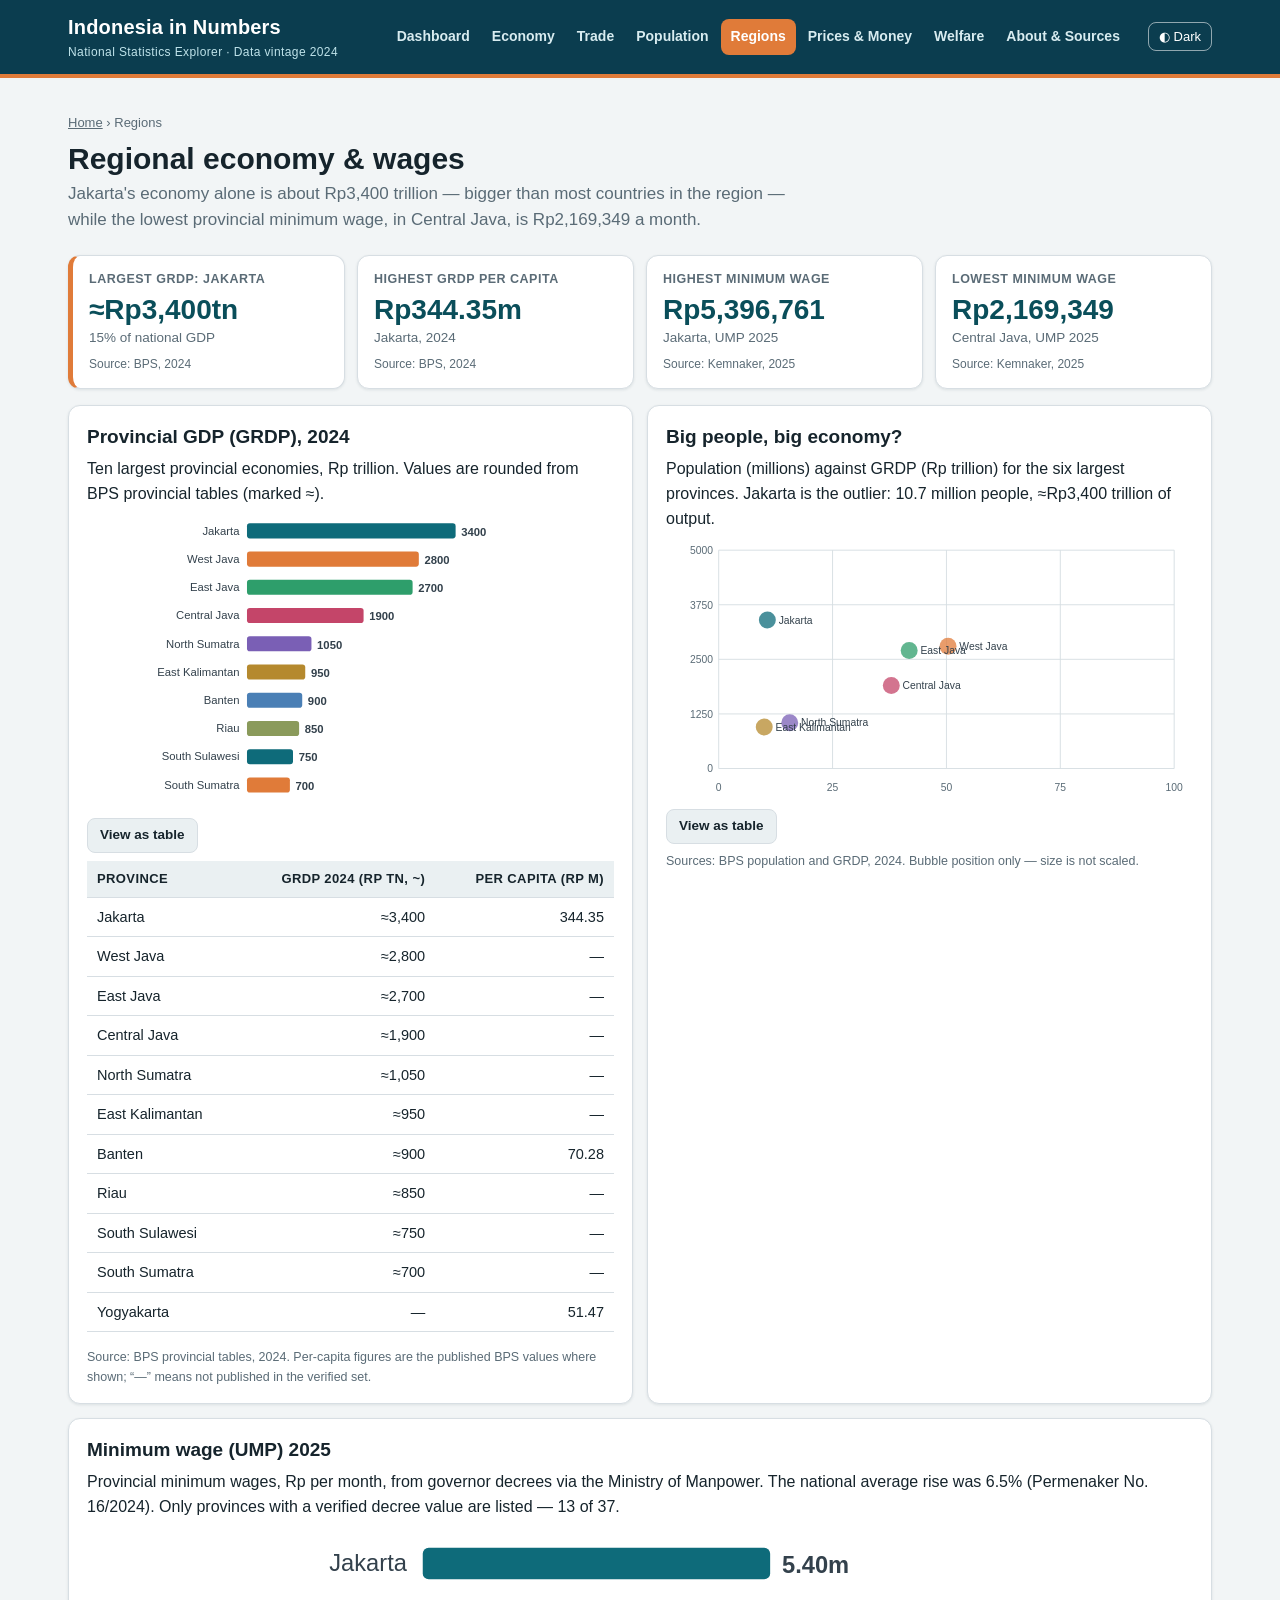
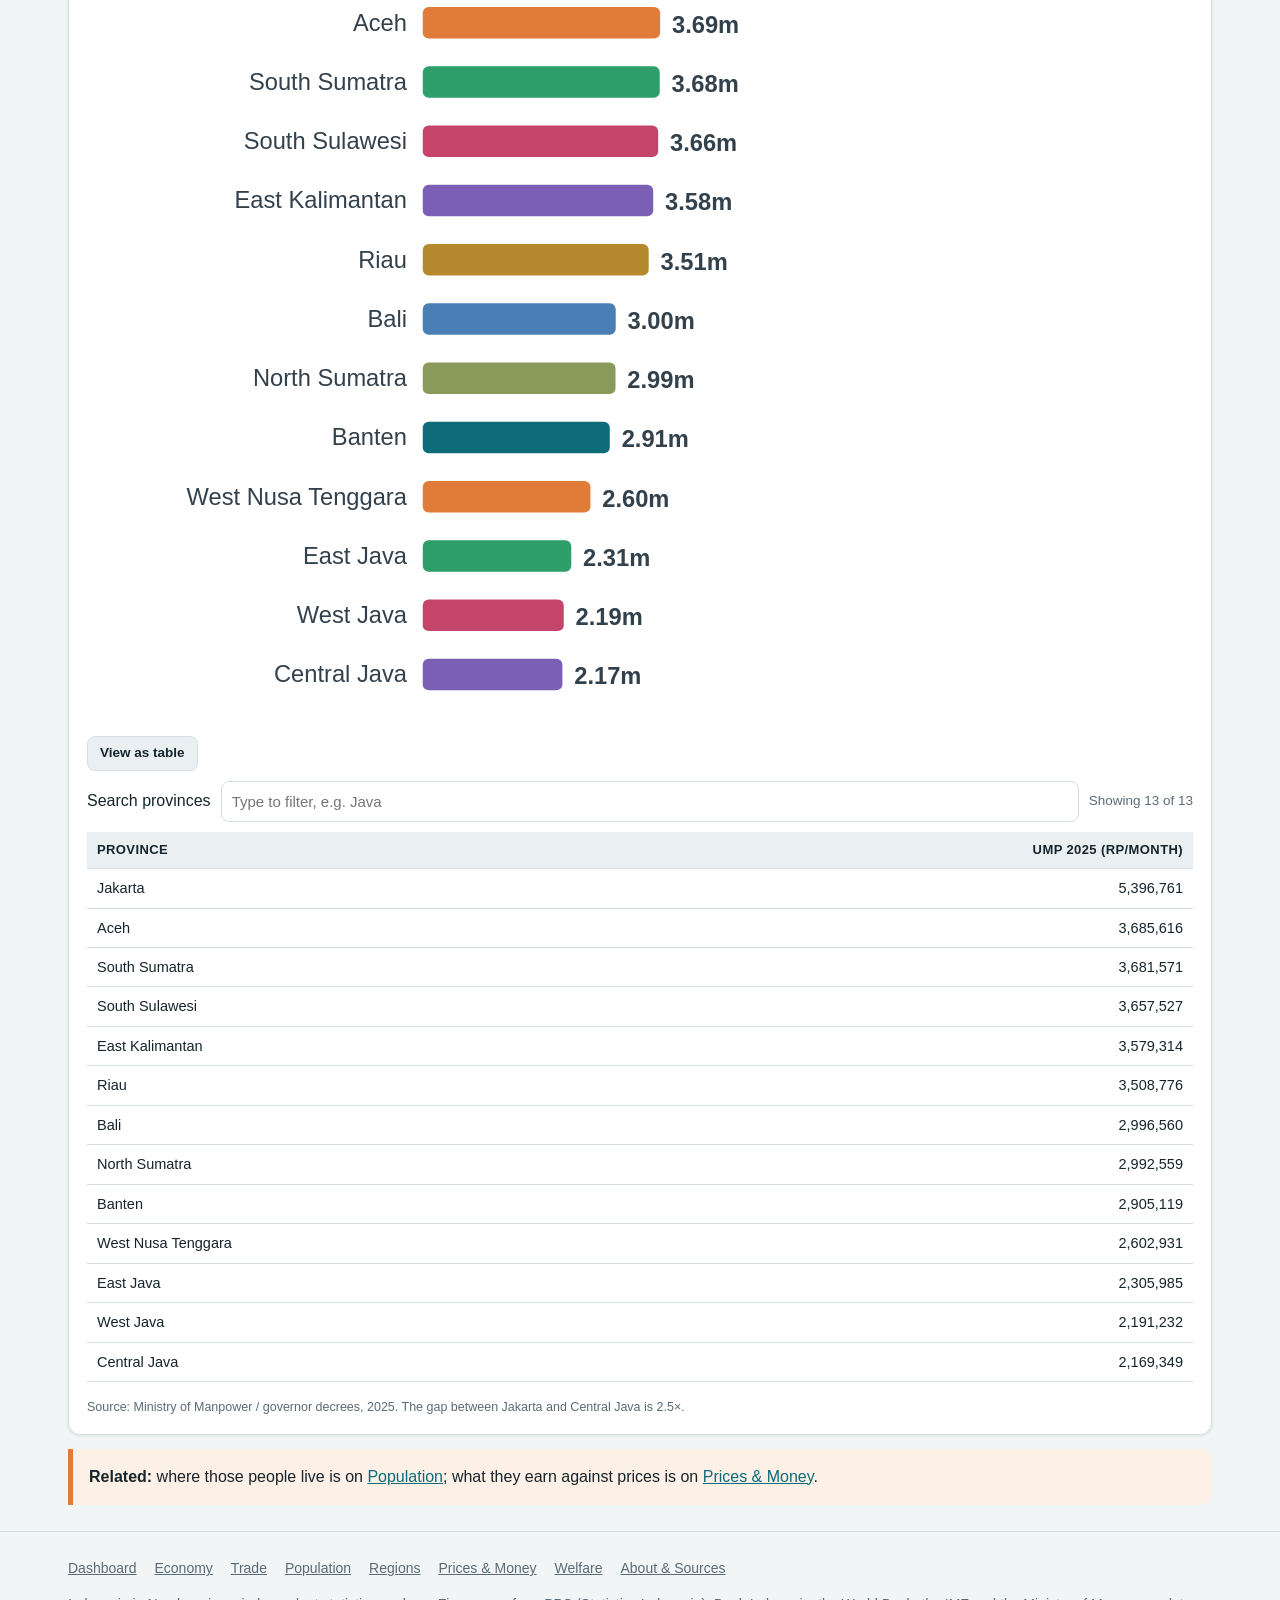
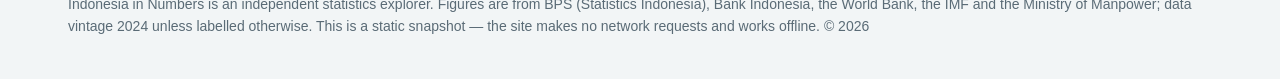
<file: app/regions.html>
<!doctype html>
<html lang="en">
<head>
<meta charset="utf-8">
<meta name="viewport" content="width=device-width, initial-scale=1">
<title>Regions — Indonesia in Numbers</title>
<meta name="description" content="Indonesia's regions 2024–2025: provincial GDP, GDP per capita and minimum wages (UMP) for 13 verified provinces. Sources: BPS, Ministry of Manpower.">
<link rel="stylesheet" href="css/style.css">
</head>
<body>
<header class="site-header"><div class="wrap">
<a class="brand" href="index.html">Indonesia in Numbers<small>National Statistics Explorer · Data vintage 2024</small></a>
<nav class="main-nav" aria-label="Main navigation">
<a href="index.html">Dashboard</a>
<a href="economy.html">Economy</a>
<a href="trade.html">Trade</a>
<a href="population.html">Population</a>
<a href="regions.html" class="active" aria-current="page">Regions</a>
<a href="prices-money.html">Prices &amp; Money</a>
<a href="social.html">Welfare</a>
<a href="about.html">About &amp; Sources</a>
</nav>
<button id="theme-toggle" class="theme-btn" type="button">◐ Dark</button>
</div></header>
<main class="wrap">
<div class="page-head">
<p class="crumbs"><a href="index.html">Home</a> › Regions</p>
<h1>Regional economy &amp; wages</h1>
<p class="lede">Jakarta's economy alone is about Rp3,400 trillion — bigger than most countries in the region — while the lowest provincial minimum wage, in Central Java, is Rp2,169,349 a month.</p>
</div>

<section aria-label="Headline indicators">
<div class="kpi-grid">
<div class="kpi hot"><div class="k-label">Largest GRDP: Jakarta</div><div class="k-value">≈Rp3,400tn</div><div class="k-sub">15% of national GDP</div><div class="k-src">Source: BPS, 2024</div></div>
<div class="kpi"><div class="k-label">Highest GRDP per capita</div><div class="k-value">Rp344.35m</div><div class="k-sub">Jakarta, 2024</div><div class="k-src">Source: BPS, 2024</div></div>
<div class="kpi"><div class="k-label">Highest minimum wage</div><div class="k-value">Rp5,396,761</div><div class="k-sub">Jakarta, UMP 2025</div><div class="k-src">Source: Kemnaker, 2025</div></div>
<div class="kpi"><div class="k-label">Lowest minimum wage</div><div class="k-value">Rp2,169,349</div><div class="k-sub">Central Java, UMP 2025</div><div class="k-src">Source: Kemnaker, 2025</div></div>
</div>
</section>

<div class="grid-2">
<section class="card" aria-label="Provincial GDP">
<h2>Provincial GDP (GRDP), 2024</h2>
<p>Ten largest provincial economies, Rp trillion. Values are rounded from BPS provincial tables (marked ≈).</p>
<div class="chart" id="chart-pdrb" data-chart="pdrb-hbar"></div>
<button class="chart-toggle" type="button" data-for="chart-pdrb">View as table</button>
<div class="table-wrap"><table class="data-table sortable">
<thead><tr><th data-sort="0">Province</th><th data-sort="1" class="num">GRDP 2024 (Rp tn, ~)</th><th data-sort="2" class="num">Per capita (Rp m)</th></tr></thead>
<tbody>
<tr><td>Jakarta</td><td class="num">≈3,400</td><td class="num">344.35</td></tr>
<tr><td>West Java</td><td class="num">≈2,800</td><td class="num">—</td></tr>
<tr><td>East Java</td><td class="num">≈2,700</td><td class="num">—</td></tr>
<tr><td>Central Java</td><td class="num">≈1,900</td><td class="num">—</td></tr>
<tr><td>North Sumatra</td><td class="num">≈1,050</td><td class="num">—</td></tr>
<tr><td>East Kalimantan</td><td class="num">≈950</td><td class="num">—</td></tr>
<tr><td>Banten</td><td class="num">≈900</td><td class="num">70.28</td></tr>
<tr><td>Riau</td><td class="num">≈850</td><td class="num">—</td></tr>
<tr><td>South Sulawesi</td><td class="num">≈750</td><td class="num">—</td></tr>
<tr><td>South Sumatra</td><td class="num">≈700</td><td class="num">—</td></tr>
<tr><td>Yogyakarta</td><td class="num">—</td><td class="num">51.47</td></tr>
</tbody></table></div>
<p class="src">Source: BPS provincial tables, 2024. Per-capita figures are the published BPS values where shown; “—” means not published in the verified set.</p>
</section>
<section class="card" aria-label="Population vs GRDP">
<h2>Big people, big economy?</h2>
<p>Population (millions) against GRDP (Rp trillion) for the six largest provinces. Jakarta is the outlier: 10.7 million people, ≈Rp3,400 trillion of output.</p>
<div class="chart" id="chart-scatter" data-chart="scatter-pdrb"></div>
<button class="chart-toggle" type="button" data-for="chart-scatter">View as table</button>
<p class="src">Sources: BPS population and GRDP, 2024. Bubble position only — size is not scaled.</p>
</section>
</div>

<section class="card" aria-label="Minimum wages">
<h2>Minimum wage (UMP) 2025</h2>
<p>Provincial minimum wages, Rp per month, from governor decrees via the Ministry of Manpower. The national average rise was 6.5% (Permenaker No. 16/2024). Only provinces with a verified decree value are listed — 13 of 37.</p>
<div class="chart" id="chart-ump" data-chart="ump-hbar"></div>
<button class="chart-toggle" type="button" data-for="chart-ump">View as table</button>
<div class="search-row">
<label for="ump-search">Search provinces</label>
<input type="search" id="ump-search" data-search-for="ump-table" placeholder="Type to filter, e.g. Java">
<span class="count-note" id="ump-table-count">Showing 13 of 13</span>
</div>
<div class="table-wrap"><table class="data-table sortable" id="ump-table">
<thead><tr><th data-sort="0">Province</th><th data-sort="1" class="num">UMP 2025 (Rp/month)</th></tr></thead>
<tbody>
<tr><td>Jakarta</td><td class="num">5,396,761</td></tr>
<tr><td>Aceh</td><td class="num">3,685,616</td></tr>
<tr><td>South Sumatra</td><td class="num">3,681,571</td></tr>
<tr><td>South Sulawesi</td><td class="num">3,657,527</td></tr>
<tr><td>East Kalimantan</td><td class="num">3,579,314</td></tr>
<tr><td>Riau</td><td class="num">3,508,776</td></tr>
<tr><td>Bali</td><td class="num">2,996,560</td></tr>
<tr><td>North Sumatra</td><td class="num">2,992,559</td></tr>
<tr><td>Banten</td><td class="num">2,905,119</td></tr>
<tr><td>West Nusa Tenggara</td><td class="num">2,602,931</td></tr>
<tr><td>East Java</td><td class="num">2,305,985</td></tr>
<tr><td>West Java</td><td class="num">2,191,232</td></tr>
<tr><td>Central Java</td><td class="num">2,169,349</td></tr>
</tbody></table></div>
<p class="src">Source: Ministry of Manpower / governor decrees, 2025. The gap between Jakarta and Central Java is 2.5×.</p>
</section>

<div class="callout"><p><b>Related:</b> where those people live is on <a href="population.html">Population</a>; what they earn against prices is on <a href="prices-money.html">Prices &amp; Money</a>.</p></div>
</main>
<footer class="site-footer"><div class="wrap">
<nav aria-label="Site map">
<a href="index.html">Dashboard</a><a href="economy.html">Economy</a><a href="trade.html">Trade</a><a href="population.html">Population</a><a href="regions.html">Regions</a><a href="prices-money.html">Prices &amp; Money</a><a href="social.html">Welfare</a><a href="about.html">About &amp; Sources</a>
</nav>
<p>Indonesia in Numbers is an independent statistics explorer. Figures are from BPS (Statistics Indonesia), Bank Indonesia, the World Bank, the IMF and the Ministry of Manpower; data vintage 2024 unless labelled otherwise. This is a static snapshot — the site makes no network requests and works offline. © <span id="foot-year">2026</span></p>
</div></footer>
<script src="js/data.js"></script>
<script src="js/charts.js"></script>
<script src="js/app.js"></script>
</body>
</html>
</file>
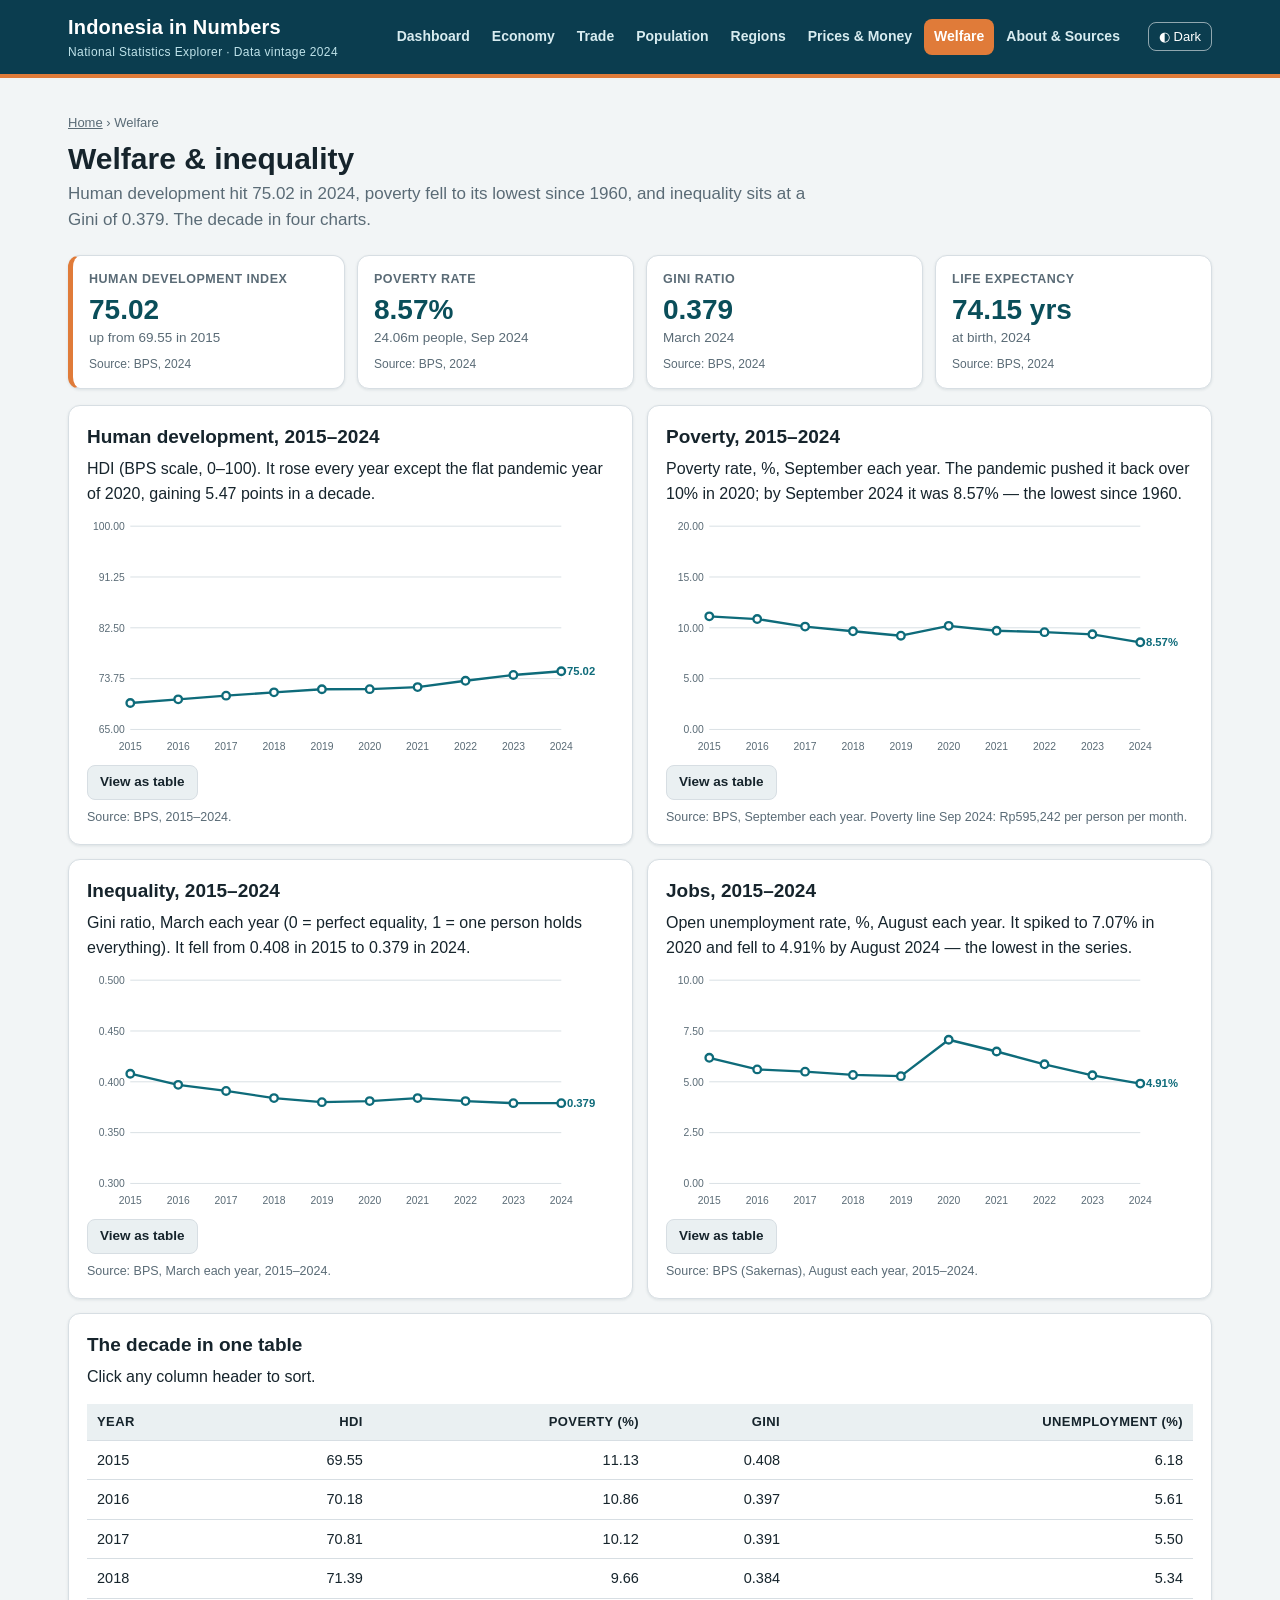
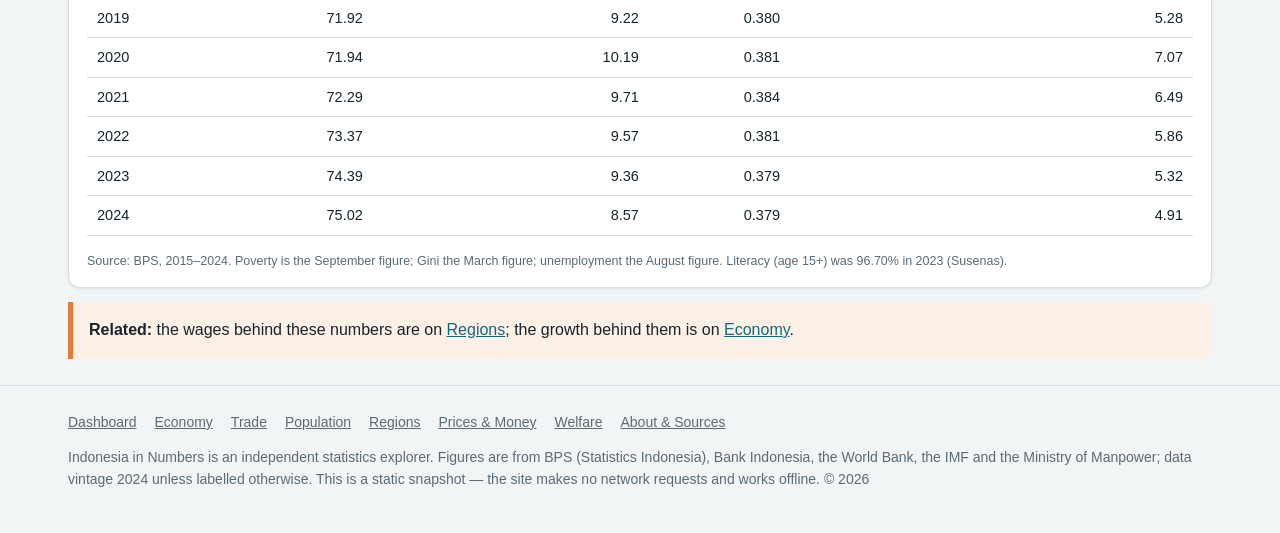
<file: app/social.html>
<!doctype html>
<html lang="en">
<head>
<meta charset="utf-8">
<meta name="viewport" content="width=device-width, initial-scale=1">
<title>Welfare — Indonesia in Numbers</title>
<meta name="description" content="Indonesia's welfare 2015–2024: HDI 75.02, poverty 8.57%, Gini 0.379, unemployment 4.91%. Source: BPS.">
<link rel="stylesheet" href="css/style.css">
</head>
<body>
<header class="site-header"><div class="wrap">
<a class="brand" href="index.html">Indonesia in Numbers<small>National Statistics Explorer · Data vintage 2024</small></a>
<nav class="main-nav" aria-label="Main navigation">
<a href="index.html">Dashboard</a>
<a href="economy.html">Economy</a>
<a href="trade.html">Trade</a>
<a href="population.html">Population</a>
<a href="regions.html">Regions</a>
<a href="prices-money.html">Prices &amp; Money</a>
<a href="social.html" class="active" aria-current="page">Welfare</a>
<a href="about.html">About &amp; Sources</a>
</nav>
<button id="theme-toggle" class="theme-btn" type="button">◐ Dark</button>
</div></header>
<main class="wrap">
<div class="page-head">
<p class="crumbs"><a href="index.html">Home</a> › Welfare</p>
<h1>Welfare &amp; inequality</h1>
<p class="lede">Human development hit 75.02 in 2024, poverty fell to its lowest since 1960, and inequality sits at a Gini of 0.379. The decade in four charts.</p>
</div>

<section aria-label="Headline indicators">
<div class="kpi-grid">
<div class="kpi hot"><div class="k-label">Human Development Index</div><div class="k-value">75.02</div><div class="k-sub">up from 69.55 in 2015</div><div class="k-src">Source: BPS, 2024</div></div>
<div class="kpi"><div class="k-label">Poverty rate</div><div class="k-value">8.57%</div><div class="k-sub">24.06m people, Sep 2024</div><div class="k-src">Source: BPS, 2024</div></div>
<div class="kpi"><div class="k-label">Gini ratio</div><div class="k-value">0.379</div><div class="k-sub">March 2024</div><div class="k-src">Source: BPS, 2024</div></div>
<div class="kpi"><div class="k-label">Life expectancy</div><div class="k-value">74.15 yrs</div><div class="k-sub">at birth, 2024</div><div class="k-src">Source: BPS, 2024</div></div>
</div>
</section>

<div class="grid-2">
<section class="card" aria-label="Human Development Index">
<h2>Human development, 2015–2024</h2>
<p>HDI (BPS scale, 0–100). It rose every year except the flat pandemic year of 2020, gaining 5.47 points in a decade.</p>
<div class="chart" id="chart-hdi" data-chart="hdi-line"></div>
<button class="chart-toggle" type="button" data-for="chart-hdi">View as table</button>
<p class="src">Source: BPS, 2015–2024.</p>
</section>
<section class="card" aria-label="Poverty rate">
<h2>Poverty, 2015–2024</h2>
<p>Poverty rate, %, September each year. The pandemic pushed it back over 10% in 2020; by September 2024 it was 8.57% — the lowest since 1960.</p>
<div class="chart" id="chart-poverty" data-chart="poverty-line"></div>
<button class="chart-toggle" type="button" data-for="chart-poverty">View as table</button>
<p class="src">Source: BPS, September each year. Poverty line Sep 2024: Rp595,242 per person per month.</p>
</section>
</div>

<div class="grid-2">
<section class="card" aria-label="Gini ratio">
<h2>Inequality, 2015–2024</h2>
<p>Gini ratio, March each year (0 = perfect equality, 1 = one person holds everything). It fell from 0.408 in 2015 to 0.379 in 2024.</p>
<div class="chart" id="chart-gini" data-chart="gini-line"></div>
<button class="chart-toggle" type="button" data-for="chart-gini">View as table</button>
<p class="src">Source: BPS, March each year, 2015–2024.</p>
</section>
<section class="card" aria-label="Unemployment">
<h2>Jobs, 2015–2024</h2>
<p>Open unemployment rate, %, August each year. It spiked to 7.07% in 2020 and fell to 4.91% by August 2024 — the lowest in the series.</p>
<div class="chart" id="chart-unemp" data-chart="unemp-line"></div>
<button class="chart-toggle" type="button" data-for="chart-unemp">View as table</button>
<p class="src">Source: BPS (Sakernas), August each year, 2015–2024.</p>
</section>
</div>

<section class="card" aria-label="Welfare decade table">
<h2>The decade in one table</h2>
<p>Click any column header to sort.</p>
<div class="table-wrap"><table class="data-table sortable">
<thead><tr><th data-sort="0">Year</th><th data-sort="1" class="num">HDI</th><th data-sort="2" class="num">Poverty (%)</th><th data-sort="3" class="num">Gini</th><th data-sort="4" class="num">Unemployment (%)</th></tr></thead>
<tbody>
<tr><td>2015</td><td class="num">69.55</td><td class="num">11.13</td><td class="num">0.408</td><td class="num">6.18</td></tr>
<tr><td>2016</td><td class="num">70.18</td><td class="num">10.86</td><td class="num">0.397</td><td class="num">5.61</td></tr>
<tr><td>2017</td><td class="num">70.81</td><td class="num">10.12</td><td class="num">0.391</td><td class="num">5.50</td></tr>
<tr><td>2018</td><td class="num">71.39</td><td class="num">9.66</td><td class="num">0.384</td><td class="num">5.34</td></tr>
<tr><td>2019</td><td class="num">71.92</td><td class="num">9.22</td><td class="num">0.380</td><td class="num">5.28</td></tr>
<tr><td>2020</td><td class="num">71.94</td><td class="num">10.19</td><td class="num">0.381</td><td class="num">7.07</td></tr>
<tr><td>2021</td><td class="num">72.29</td><td class="num">9.71</td><td class="num">0.384</td><td class="num">6.49</td></tr>
<tr><td>2022</td><td class="num">73.37</td><td class="num">9.57</td><td class="num">0.381</td><td class="num">5.86</td></tr>
<tr><td>2023</td><td class="num">74.39</td><td class="num">9.36</td><td class="num">0.379</td><td class="num">5.32</td></tr>
<tr><td>2024</td><td class="num">75.02</td><td class="num">8.57</td><td class="num">0.379</td><td class="num">4.91</td></tr>
</tbody></table></div>
<p class="src">Source: BPS, 2015–2024. Poverty is the September figure; Gini the March figure; unemployment the August figure. Literacy (age 15+) was 96.70% in 2023 (Susenas).</p>
</section>

<div class="callout"><p><b>Related:</b> the wages behind these numbers are on <a href="regions.html">Regions</a>; the growth behind them is on <a href="economy.html">Economy</a>.</p></div>
</main>
<footer class="site-footer"><div class="wrap">
<nav aria-label="Site map">
<a href="index.html">Dashboard</a><a href="economy.html">Economy</a><a href="trade.html">Trade</a><a href="population.html">Population</a><a href="regions.html">Regions</a><a href="prices-money.html">Prices &amp; Money</a><a href="social.html">Welfare</a><a href="about.html">About &amp; Sources</a>
</nav>
<p>Indonesia in Numbers is an independent statistics explorer. Figures are from BPS (Statistics Indonesia), Bank Indonesia, the World Bank, the IMF and the Ministry of Manpower; data vintage 2024 unless labelled otherwise. This is a static snapshot — the site makes no network requests and works offline. © <span id="foot-year">2026</span></p>
</div></footer>
<script src="js/data.js"></script>
<script src="js/charts.js"></script>
<script src="js/app.js"></script>
</body>
</html>
</file>
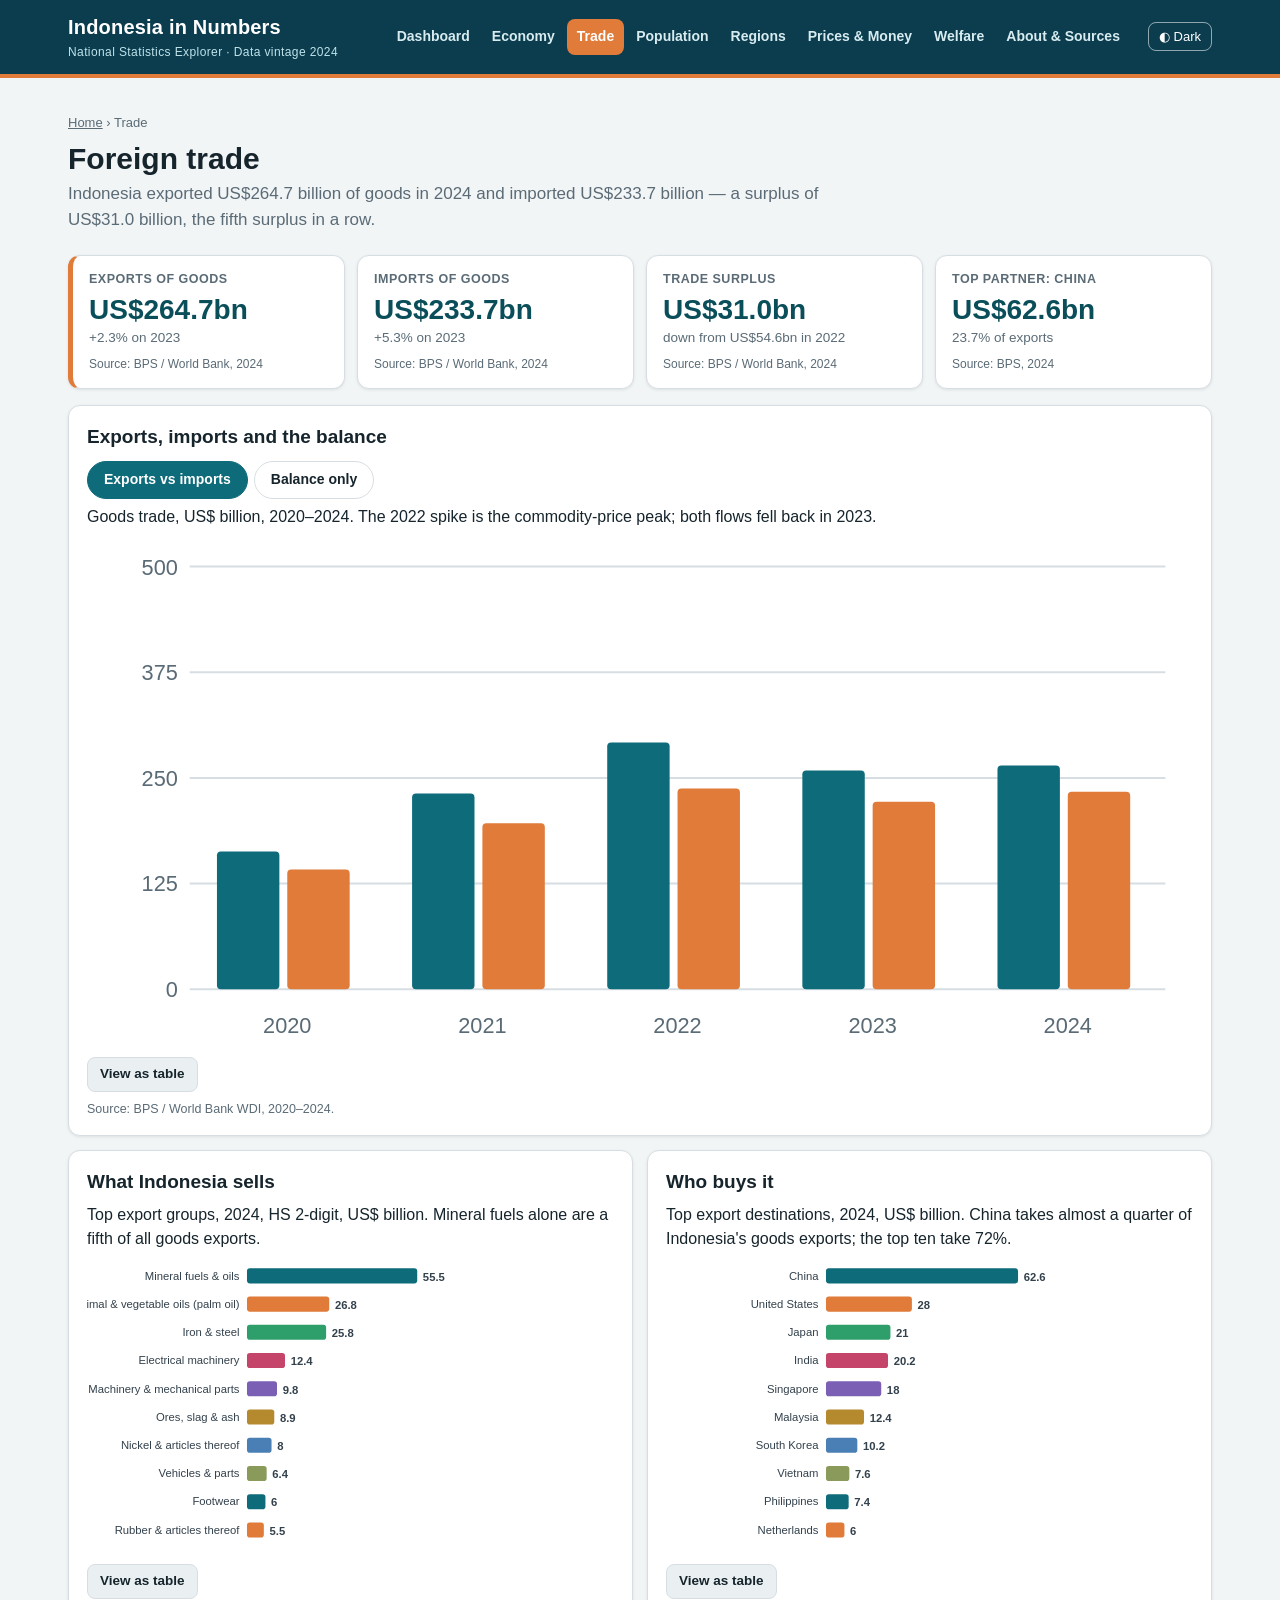
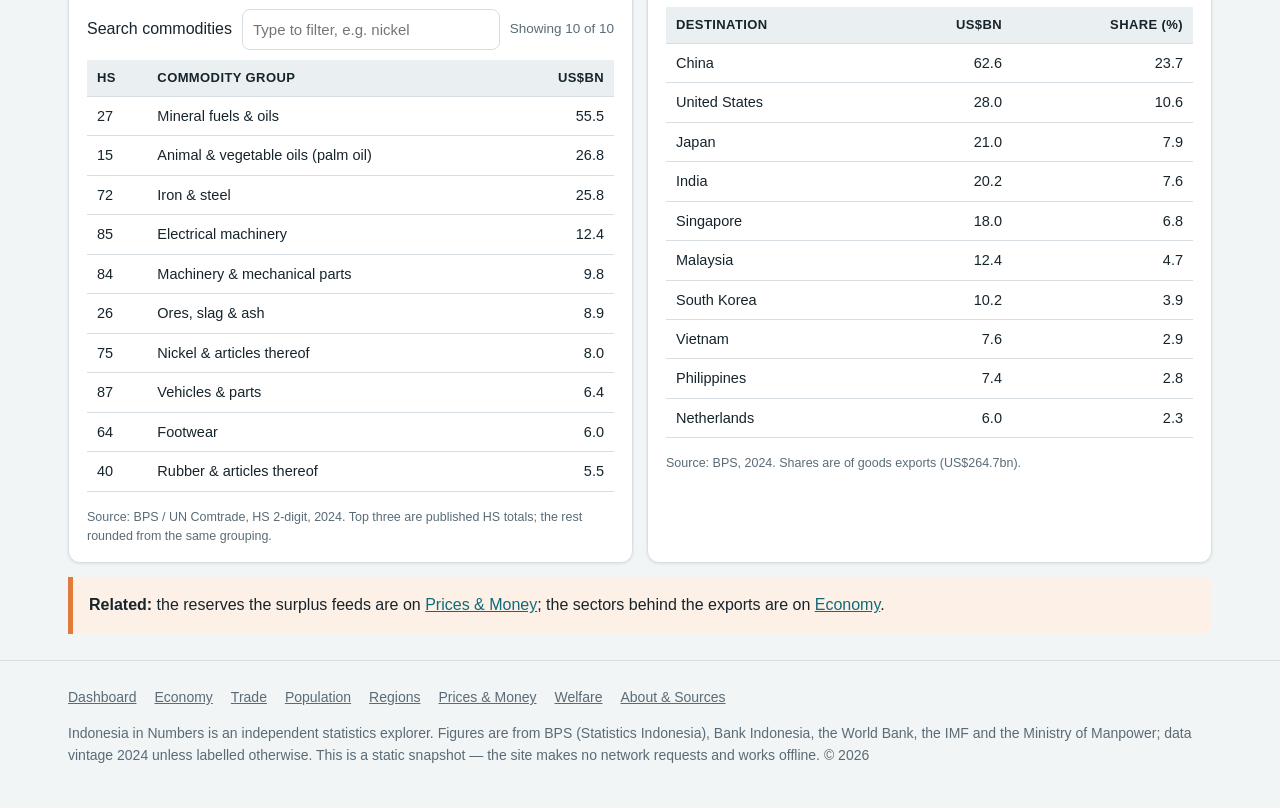
<file: app/trade.html>
<!doctype html>
<html lang="en">
<head>
<meta charset="utf-8">
<meta name="viewport" content="width=device-width, initial-scale=1">
<title>Foreign Trade — Indonesia in Numbers</title>
<meta name="description" content="Indonesia's foreign trade 2020–2024: exports US$264.7bn, imports US$233.7bn, top commodities and partners. Sources: BPS, World Bank, UN Comtrade.">
<link rel="stylesheet" href="css/style.css">
</head>
<body>
<header class="site-header"><div class="wrap">
<a class="brand" href="index.html">Indonesia in Numbers<small>National Statistics Explorer · Data vintage 2024</small></a>
<nav class="main-nav" aria-label="Main navigation">
<a href="index.html">Dashboard</a>
<a href="economy.html">Economy</a>
<a href="trade.html" class="active" aria-current="page">Trade</a>
<a href="population.html">Population</a>
<a href="regions.html">Regions</a>
<a href="prices-money.html">Prices &amp; Money</a>
<a href="social.html">Welfare</a>
<a href="about.html">About &amp; Sources</a>
</nav>
<button id="theme-toggle" class="theme-btn" type="button">◐ Dark</button>
</div></header>
<main class="wrap">
<div class="page-head">
<p class="crumbs"><a href="index.html">Home</a> › Trade</p>
<h1>Foreign trade</h1>
<p class="lede">Indonesia exported US$264.7 billion of goods in 2024 and imported US$233.7 billion — a surplus of US$31.0 billion, the fifth surplus in a row.</p>
</div>

<section aria-label="Headline indicators">
<div class="kpi-grid">
<div class="kpi hot"><div class="k-label">Exports of goods</div><div class="k-value">US$264.7bn</div><div class="k-sub">+2.3% on 2023</div><div class="k-src">Source: BPS / World Bank, 2024</div></div>
<div class="kpi"><div class="k-label">Imports of goods</div><div class="k-value">US$233.7bn</div><div class="k-sub">+5.3% on 2023</div><div class="k-src">Source: BPS / World Bank, 2024</div></div>
<div class="kpi"><div class="k-label">Trade surplus</div><div class="k-value">US$31.0bn</div><div class="k-sub">down from US$54.6bn in 2022</div><div class="k-src">Source: BPS / World Bank, 2024</div></div>
<div class="kpi"><div class="k-label">Top partner: China</div><div class="k-value">US$62.6bn</div><div class="k-sub">23.7% of exports</div><div class="k-src">Source: BPS, 2024</div></div>
</div>
</section>

<section class="card" aria-label="Trade flows">
<h2>Exports, imports and the balance</h2>
<div class="tabs" data-group="trade" role="tablist">
<button class="tab-btn active" type="button" role="tab" aria-selected="true" data-tab="flows">Exports vs imports</button>
<button class="tab-btn" type="button" role="tab" aria-selected="false" data-tab="balance">Balance only</button>
</div>
<div class="tab-panel" data-group="trade" data-panel="flows">
<p>Goods trade, US$ billion, 2020–2024. The 2022 spike is the commodity-price peak; both flows fell back in 2023.</p>
<div class="chart" id="chart-trade-grouped" data-chart="trade-grouped"></div>
<button class="chart-toggle" type="button" data-for="chart-trade-grouped">View as table</button>
<p class="src">Source: BPS / World Bank WDI, 2020–2024.</p>
</div>
<div class="tab-panel" data-group="trade" data-panel="balance" hidden>
<p>Goods trade balance, US$ billion, 2020–2024. The surplus peaked at US$54.6bn in 2022.</p>
<div class="chart" id="chart-balance" data-chart="balance-line"></div>
<button class="chart-toggle" type="button" data-for="chart-balance">View as table</button>
<p class="src">Source: BPS / World Bank WDI, 2020–2024.</p>
</div>
</section>

<div class="grid-2">
<section class="card" aria-label="Top export commodities">
<h2>What Indonesia sells</h2>
<p>Top export groups, 2024, HS 2-digit, US$ billion. Mineral fuels alone are a fifth of all goods exports.</p>
<div class="chart" id="chart-commodities" data-chart="commodities-hbar"></div>
<button class="chart-toggle" type="button" data-for="chart-commodities">View as table</button>
<div class="search-row">
<label for="commodity-search">Search commodities</label>
<input type="search" id="commodity-search" data-search-for="commodity-table" placeholder="Type to filter, e.g. nickel">
<span class="count-note" id="commodity-table-count">Showing 10 of 10</span>
</div>
<div class="table-wrap"><table class="data-table sortable" id="commodity-table">
<thead><tr><th data-sort="0">HS</th><th data-sort="1">Commodity group</th><th data-sort="2" class="num">US$bn</th></tr></thead>
<tbody>
<tr><td>27</td><td>Mineral fuels &amp; oils</td><td class="num">55.5</td></tr>
<tr><td>15</td><td>Animal &amp; vegetable oils (palm oil)</td><td class="num">26.8</td></tr>
<tr><td>72</td><td>Iron &amp; steel</td><td class="num">25.8</td></tr>
<tr><td>85</td><td>Electrical machinery</td><td class="num">12.4</td></tr>
<tr><td>84</td><td>Machinery &amp; mechanical parts</td><td class="num">9.8</td></tr>
<tr><td>26</td><td>Ores, slag &amp; ash</td><td class="num">8.9</td></tr>
<tr><td>75</td><td>Nickel &amp; articles thereof</td><td class="num">8.0</td></tr>
<tr><td>87</td><td>Vehicles &amp; parts</td><td class="num">6.4</td></tr>
<tr><td>64</td><td>Footwear</td><td class="num">6.0</td></tr>
<tr><td>40</td><td>Rubber &amp; articles thereof</td><td class="num">5.5</td></tr>
</tbody></table></div>
<p class="src">Source: BPS / UN Comtrade, HS 2-digit, 2024. Top three are published HS totals; the rest rounded from the same grouping.</p>
</section>
<section class="card" aria-label="Top export partners">
<h2>Who buys it</h2>
<p>Top export destinations, 2024, US$ billion. China takes almost a quarter of Indonesia's goods exports; the top ten take 72%.</p>
<div class="chart" id="chart-partners" data-chart="partners-hbar"></div>
<button class="chart-toggle" type="button" data-for="chart-partners">View as table</button>
<div class="table-wrap"><table class="data-table sortable">
<thead><tr><th data-sort="0">Destination</th><th data-sort="1" class="num">US$bn</th><th data-sort="2" class="num">Share (%)</th></tr></thead>
<tbody>
<tr><td>China</td><td class="num">62.6</td><td class="num">23.7</td></tr>
<tr><td>United States</td><td class="num">28.0</td><td class="num">10.6</td></tr>
<tr><td>Japan</td><td class="num">21.0</td><td class="num">7.9</td></tr>
<tr><td>India</td><td class="num">20.2</td><td class="num">7.6</td></tr>
<tr><td>Singapore</td><td class="num">18.0</td><td class="num">6.8</td></tr>
<tr><td>Malaysia</td><td class="num">12.4</td><td class="num">4.7</td></tr>
<tr><td>South Korea</td><td class="num">10.2</td><td class="num">3.9</td></tr>
<tr><td>Vietnam</td><td class="num">7.6</td><td class="num">2.9</td></tr>
<tr><td>Philippines</td><td class="num">7.4</td><td class="num">2.8</td></tr>
<tr><td>Netherlands</td><td class="num">6.0</td><td class="num">2.3</td></tr>
</tbody></table></div>
<p class="src">Source: BPS, 2024. Shares are of goods exports (US$264.7bn).</p>
</section>
</div>

<div class="callout"><p><b>Related:</b> the reserves the surplus feeds are on <a href="prices-money.html">Prices &amp; Money</a>; the sectors behind the exports are on <a href="economy.html">Economy</a>.</p></div>
</main>
<footer class="site-footer"><div class="wrap">
<nav aria-label="Site map">
<a href="index.html">Dashboard</a><a href="economy.html">Economy</a><a href="trade.html">Trade</a><a href="population.html">Population</a><a href="regions.html">Regions</a><a href="prices-money.html">Prices &amp; Money</a><a href="social.html">Welfare</a><a href="about.html">About &amp; Sources</a>
</nav>
<p>Indonesia in Numbers is an independent statistics explorer. Figures are from BPS (Statistics Indonesia), Bank Indonesia, the World Bank, the IMF and the Ministry of Manpower; data vintage 2024 unless labelled otherwise. This is a static snapshot — the site makes no network requests and works offline. © <span id="foot-year">2026</span></p>
</div></footer>
<script src="js/data.js"></script>
<script src="js/charts.js"></script>
<script src="js/app.js"></script>
</body>
</html>
</file>
<file: app/css/style.css>
/* Indonesia in Numbers — style.css
   One stylesheet for all 8 pages. System font stack only, no webfonts,
   no external assets. Colours are CSS variables so the dark theme is a
   single attribute flip (html[data-theme="dark"]). */
:root {
  --bg: #f2f5f6;
  --surface: #ffffff;
  --surface-2: #eaf0f2;
  --ink: #16242c;
  --muted: #5a6b76;
  --line: #d7dee3;
  --brand: #0e6b7a;
  --brand-dark: #0a4e5a;
  --accent: #e07b39;
  --accent-soft: #fdf0e6;
  --good: #2e9e6b;
  --card-shadow: 0 1px 3px rgba(18, 48, 61, 0.10);
  --radius: 12px;
}
html[data-theme="dark"] {
  --bg: #0f1c22;
  --surface: #17282f;
  --surface-2: #1f333c;
  --ink: #e8f0f2;
  --muted: #a7b8bf;
  --line: #2c434d;
  --brand: #4fb3c4;
  --brand-dark: #7cc8d6;
  --accent: #f09a5c;
  --accent-soft: #2c241c;
  --card-shadow: 0 1px 3px rgba(0, 0, 0, 0.35);
}
* { box-sizing: border-box; }
html { -webkit-text-size-adjust: 100%; }
body {
  margin: 0;
  background: var(--bg);
  color: var(--ink);
  font-family: -apple-system, BlinkMacSystemFont, "Segoe UI", Roboto, "Helvetica Neue", Arial, sans-serif;
  font-size: 16px;
  line-height: 1.55;
}
a { color: var(--brand); }
a:hover { color: var(--brand-dark); }
.wrap { max-width: 1180px; margin: 0 auto; padding: 0 18px; }

/* Header + nav */
.site-header {
  background: #0b3d4f;
  color: #fff;
  border-bottom: 4px solid var(--accent);
}
.site-header .wrap { display: flex; align-items: center; gap: 18px; flex-wrap: wrap; padding-top: 12px; padding-bottom: 12px; }
.brand { color: #fff; text-decoration: none; font-weight: 800; font-size: 20px; letter-spacing: 0.2px; }
.brand small { display: block; font-size: 12px; font-weight: 500; color: #bfe3ea; letter-spacing: 0.4px; }
.main-nav { display: flex; gap: 2px; flex-wrap: wrap; margin-left: auto; }
.main-nav a {
  color: #d8ecf0; text-decoration: none; font-size: 14px; font-weight: 600;
  padding: 7px 10px; border-radius: 8px;
}
.main-nav a:hover { background: rgba(255, 255, 255, 0.12); color: #fff; }
.main-nav a.active { background: var(--accent); color: #fff; }
.theme-btn {
  background: transparent; color: #fff; border: 1px solid rgba(255, 255, 255, 0.55);
  border-radius: 8px; padding: 6px 10px; font-size: 13px; cursor: pointer;
}
.theme-btn:hover { background: rgba(255, 255, 255, 0.12); }

/* Page head */
.page-head { padding: 22px 0 6px; }
.page-head h1 { margin: 0 0 4px; font-size: 30px; line-height: 1.2; }
.page-head p.lede { margin: 0; color: var(--muted); font-size: 17px; max-width: 760px; }
.crumbs { font-size: 13px; color: var(--muted); margin-bottom: 8px; }
.crumbs a { color: var(--muted); }
.controls-row { display: flex; gap: 14px; align-items: center; flex-wrap: wrap; margin: 14px 0 4px; }
.controls-row label { font-weight: 700; font-size: 14px; }
select, input[type="search"] {
  font: inherit; font-size: 15px; padding: 8px 10px; border: 1px solid var(--line);
  border-radius: 8px; background: var(--surface); color: var(--ink);
}
.year-note { font-size: 14px; color: var(--muted); }

/* KPI strip */
.kpi-grid {
  display: grid; grid-template-columns: repeat(4, 1fr); gap: 12px; margin: 16px 0;
}
.kpi {
  background: var(--surface); border: 1px solid var(--line); border-radius: var(--radius);
  padding: 14px 16px; box-shadow: var(--card-shadow);
}
.kpi .k-label { font-size: 12.5px; font-weight: 700; text-transform: uppercase; letter-spacing: 0.5px; color: var(--muted); }
.kpi .k-value { font-size: 28px; font-weight: 800; color: var(--brand-dark); line-height: 1.15; margin: 4px 0 2px; }
.kpi .k-sub { font-size: 13.5px; color: var(--muted); }
.kpi .k-src { font-size: 12px; color: var(--muted); margin-top: 6px; }
.kpi.hot { border-left: 5px solid var(--accent); }

/* Cards + chart grid */
.grid-2 { display: grid; grid-template-columns: 1fr 1fr; gap: 14px; margin: 14px 0; }
.grid-3 { display: grid; grid-template-columns: 1fr 1fr 1fr; gap: 14px; margin: 14px 0; }
.card {
  background: var(--surface); border: 1px solid var(--line); border-radius: var(--radius);
  padding: 16px 18px; box-shadow: var(--card-shadow);
}
.card h2 { margin: 0 0 4px; font-size: 19px; }
.card h3 { margin: 0 0 4px; font-size: 16px; }
.card .src { font-size: 12.5px; color: var(--muted); margin: 8px 0 0; }
.card p { margin: 6px 0; }
.chart { width: 100%; }
.chart svg { width: 100%; height: auto; display: block; }
.chart-toggle {
  margin-top: 8px; font: inherit; font-size: 13.5px; font-weight: 600; cursor: pointer;
  background: var(--surface-2); color: var(--ink); border: 1px solid var(--line);
  border-radius: 8px; padding: 6px 12px;
}
.chart-toggle:hover { border-color: var(--brand); }

/* Tables */
.table-wrap { overflow-x: auto; }
table.data-table { width: 100%; border-collapse: collapse; font-size: 14.5px; margin: 8px 0; }
.data-table th, .data-table td { padding: 8px 10px; border-bottom: 1px solid var(--line); text-align: left; }
.data-table thead th { background: var(--surface-2); font-size: 13px; text-transform: uppercase; letter-spacing: 0.4px; }
.data-table tbody tr:hover { background: var(--surface-2); }
table.sortable th[data-sort] { cursor: pointer; }
table.sortable th[data-sort]:hover { color: var(--brand); }
table.sortable th.sorted::after { content: " ↕"; }
table.sortable th[data-dir="asc"].sorted::after { content: " ↑"; }
table.sortable th[data-dir="desc"].sorted::after { content: " ↓"; }
td.num, th.num { text-align: right; font-variant-numeric: tabular-nums; }
.search-row { display: flex; gap: 10px; align-items: center; flex-wrap: wrap; margin: 10px 0 2px; }
.search-row input[type="search"] { flex: 1; min-width: 200px; }
.count-note { font-size: 13.5px; color: var(--muted); }

/* Tabs */
.tabs { display: flex; gap: 6px; flex-wrap: wrap; margin: 10px 0 4px; }
.tab-btn {
  font: inherit; font-size: 14px; font-weight: 700; cursor: pointer;
  background: var(--surface); color: var(--ink); border: 1px solid var(--line);
  border-radius: 999px; padding: 7px 16px;
}
.tab-btn.active { background: var(--brand); border-color: var(--brand); color: #fff; }
.tab-panel[hidden] { display: none; }

/* Explore links, callouts, lists */
.explore-grid { display: grid; grid-template-columns: repeat(4, 1fr); gap: 12px; margin: 14px 0; }
.explore-card {
  display: block; background: var(--surface); border: 1px solid var(--line); border-radius: var(--radius);
  padding: 14px 16px; text-decoration: none; color: var(--ink); box-shadow: var(--card-shadow);
}
.explore-card:hover { border-color: var(--brand); }
.explore-card b { display: block; font-size: 16px; color: var(--brand-dark); }
.explore-card span { font-size: 13.5px; color: var(--muted); }
.callout {
  background: var(--accent-soft); border-left: 5px solid var(--accent);
  border-radius: 0 10px 10px 0; padding: 12px 16px; margin: 14px 0;
}
.callout p { margin: 4px 0; }
ul.tight, ol.tight { margin: 6px 0; padding-left: 22px; }
ul.tight li, ol.tight li { margin: 3px 0; }
.def-list dt { font-weight: 700; margin-top: 10px; }
.def-list dd { margin: 2px 0 0 0; color: var(--muted); }

/* Footer */
.site-footer { border-top: 1px solid var(--line); margin-top: 26px; padding: 20px 0 28px; color: var(--muted); font-size: 14px; }
.site-footer nav { display: flex; flex-wrap: wrap; gap: 4px 18px; margin: 6px 0 10px; }
.site-footer nav a { color: var(--muted); }

/* Tooltip */
#tooltip {
  display: none; position: fixed; z-index: 50; pointer-events: none;
  background: #12303d; color: #fff; font-size: 13px; font-weight: 600;
  padding: 6px 10px; border-radius: 7px; max-width: 260px;
  box-shadow: 0 2px 8px rgba(0, 0, 0, 0.3);
}

/* Phone layout */
@media (max-width: 760px) {
  .page-head h1 { font-size: 24px; }
  .kpi-grid { grid-template-columns: 1fr 1fr; }
  .grid-2, .grid-3 { grid-template-columns: 1fr; }
  .explore-grid { grid-template-columns: 1fr 1fr; }
  .main-nav a { padding: 6px 8px; font-size: 13.5px; }
  .kpi .k-value { font-size: 22px; }
  .site-header .wrap { gap: 10px; }
}
@media (max-width: 420px) {
  .explore-grid { grid-template-columns: 1fr; }
  .kpi-grid { grid-template-columns: 1fr 1fr; gap: 8px; }
  .kpi { padding: 10px 12px; }
}
</file>
